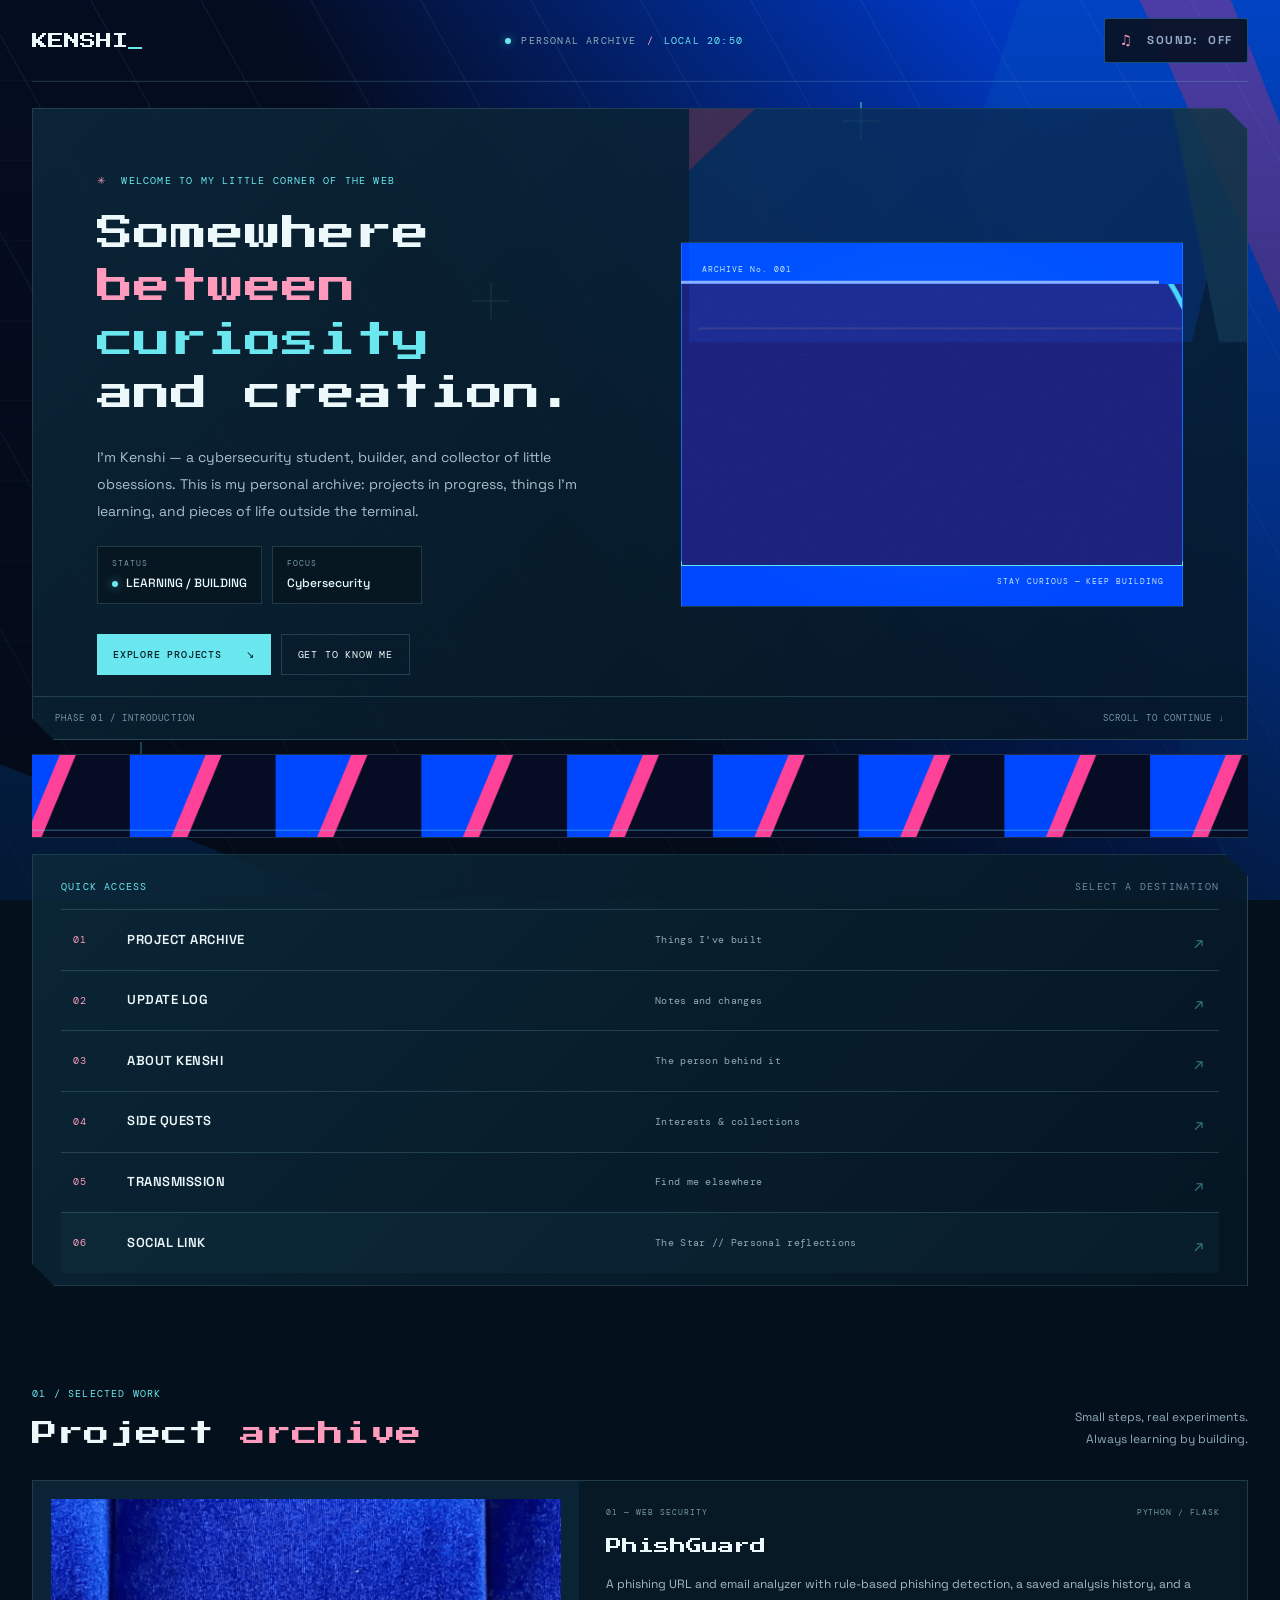
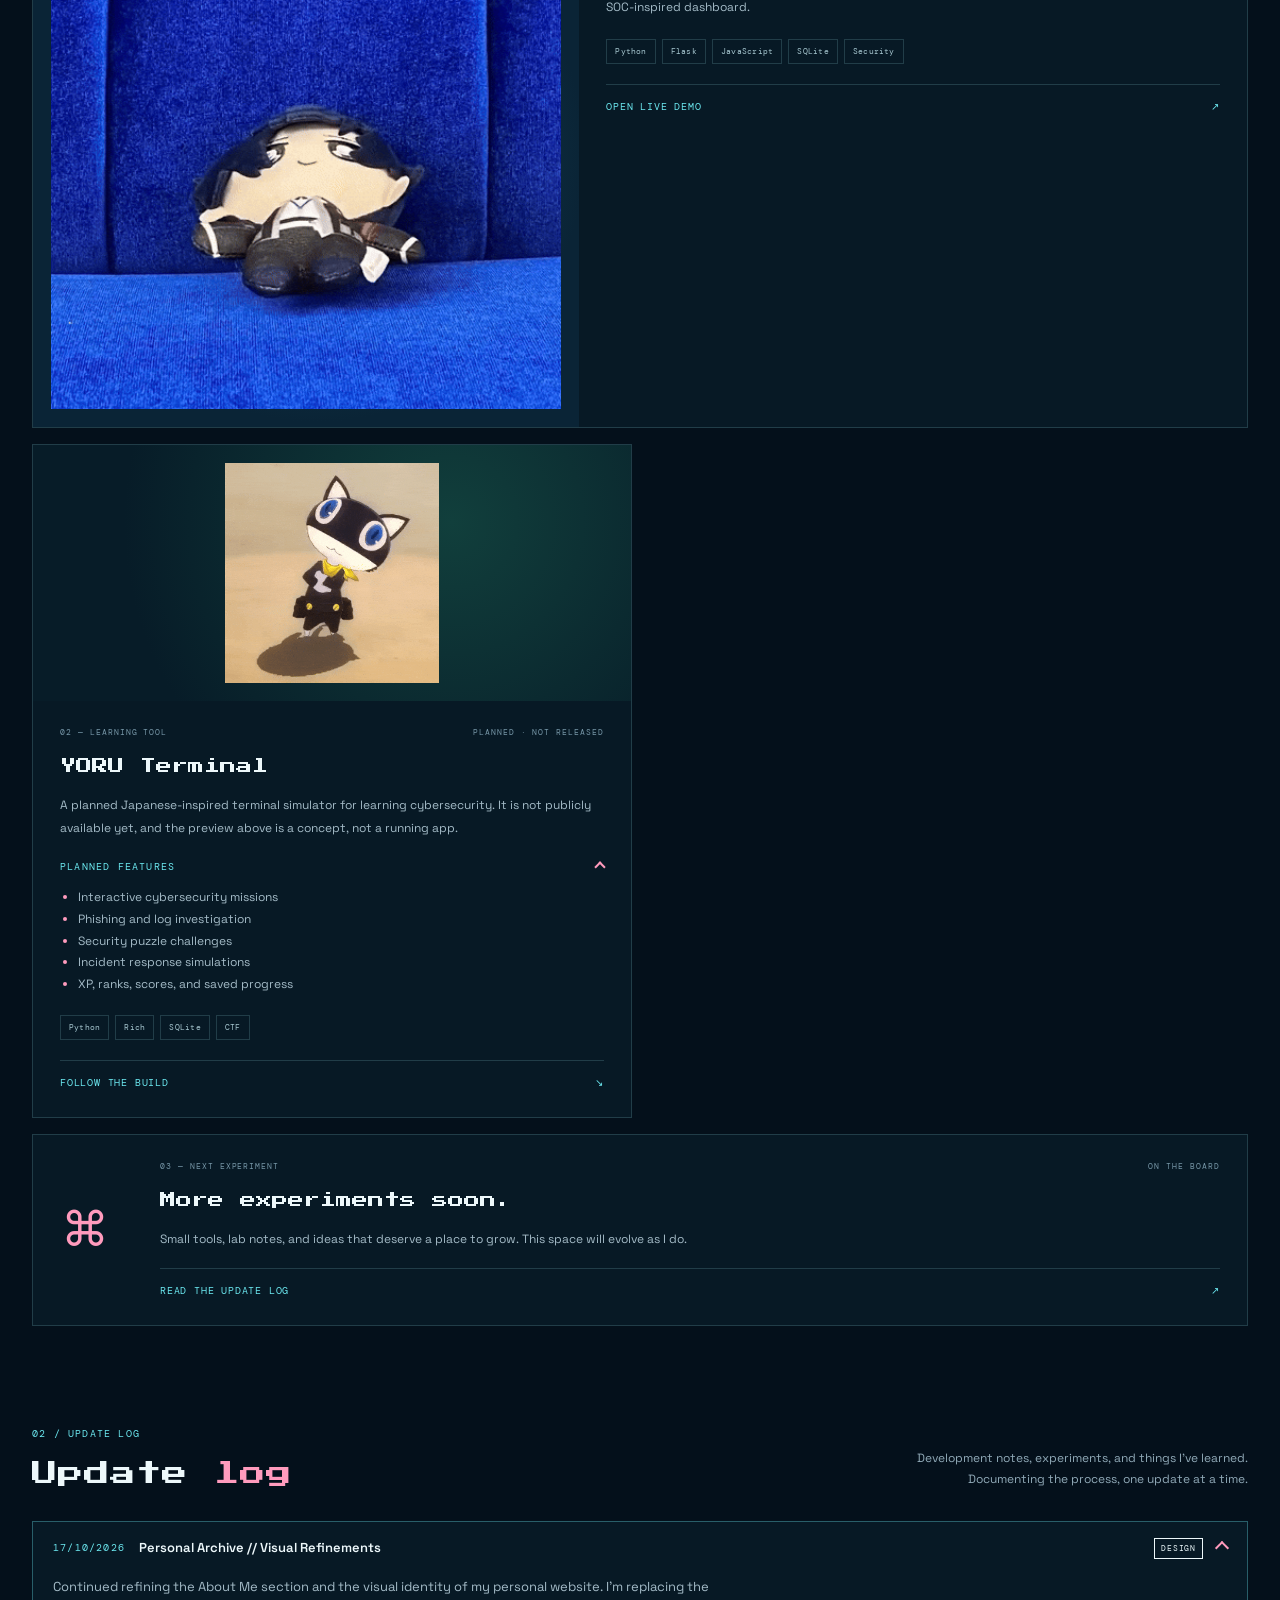
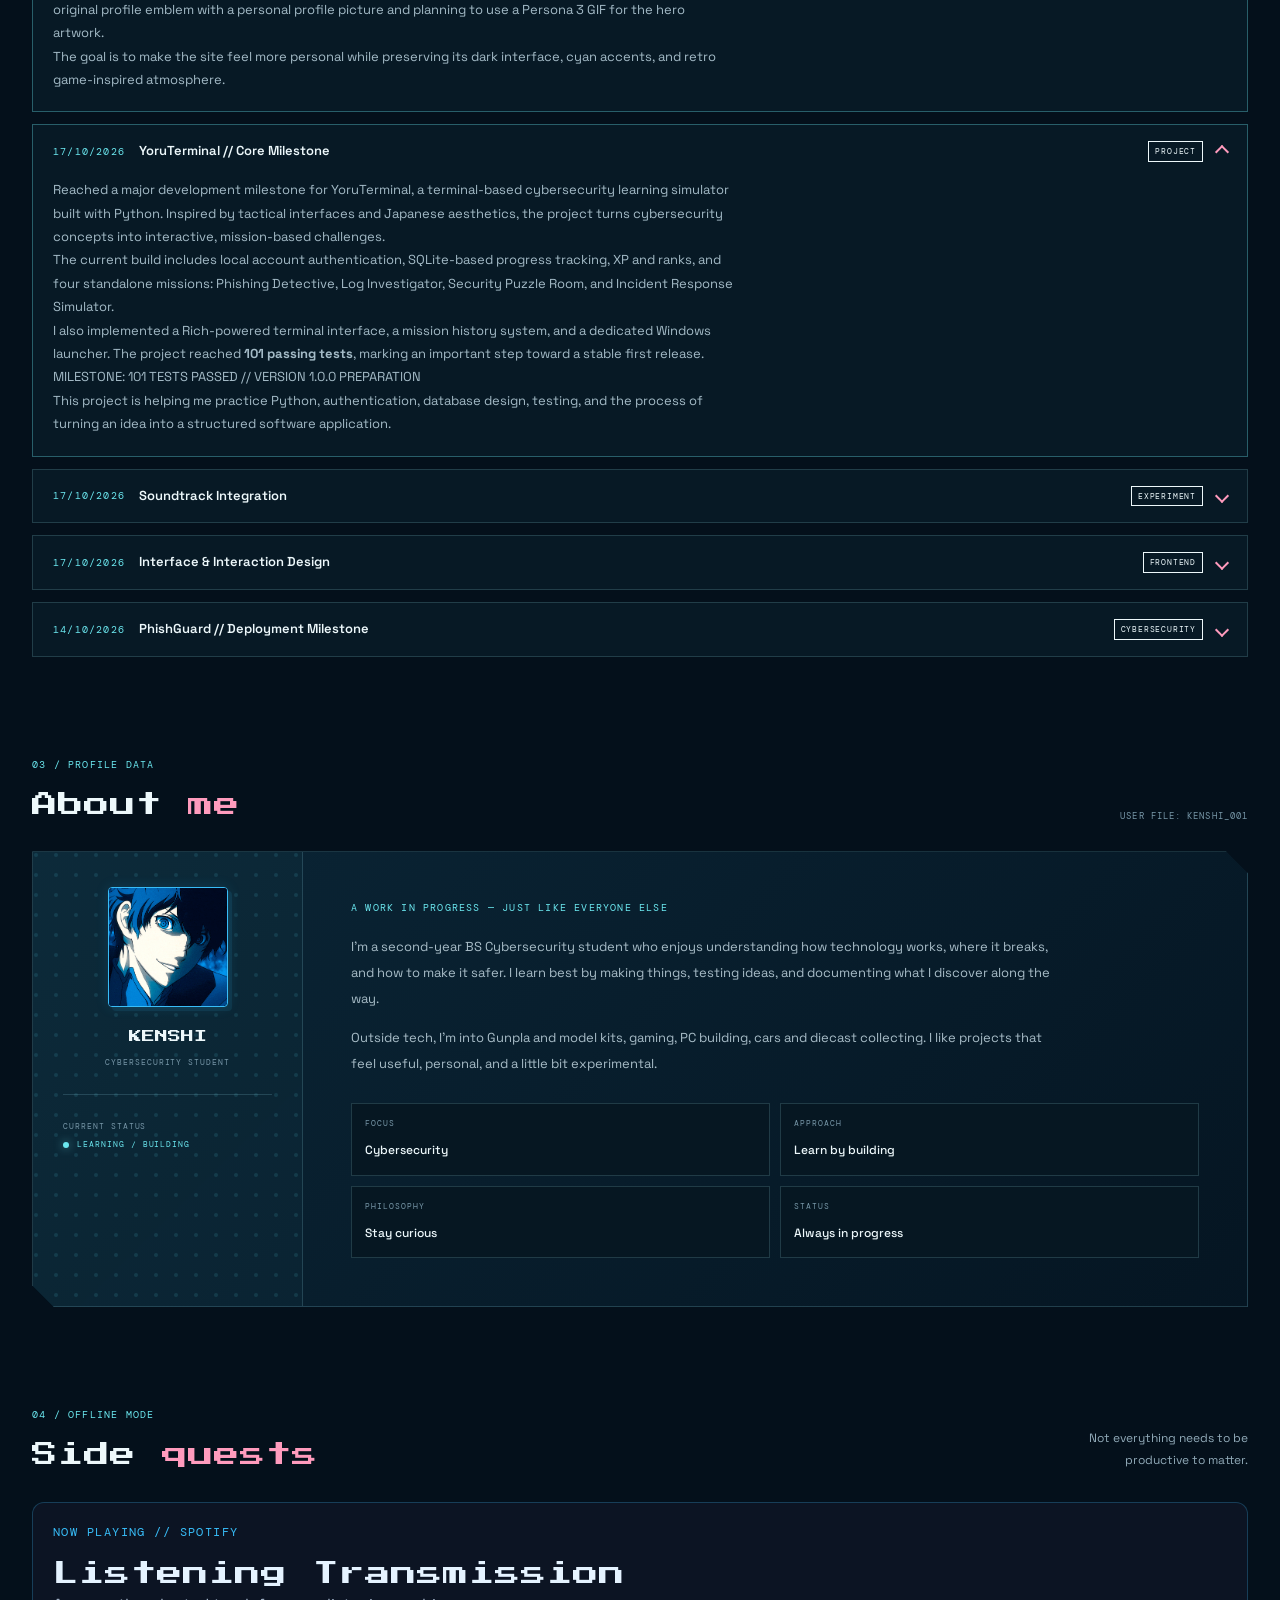
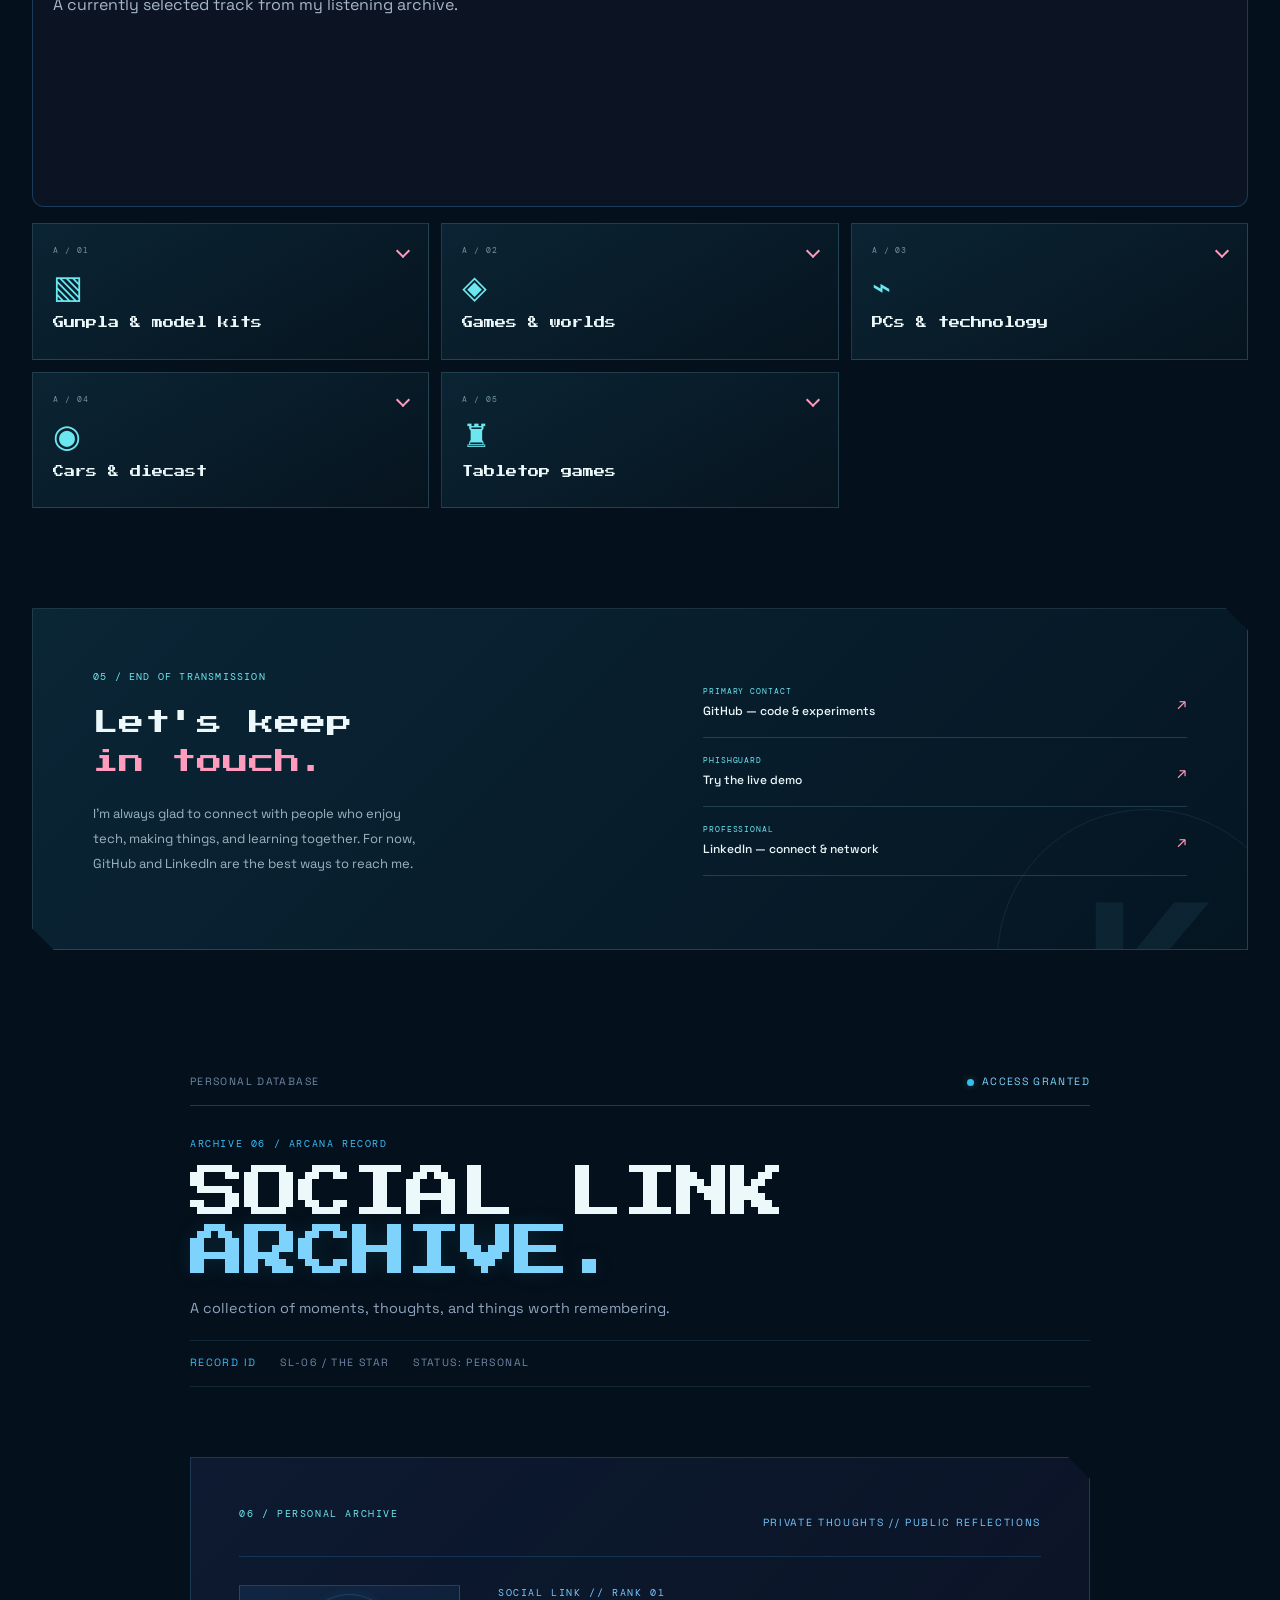
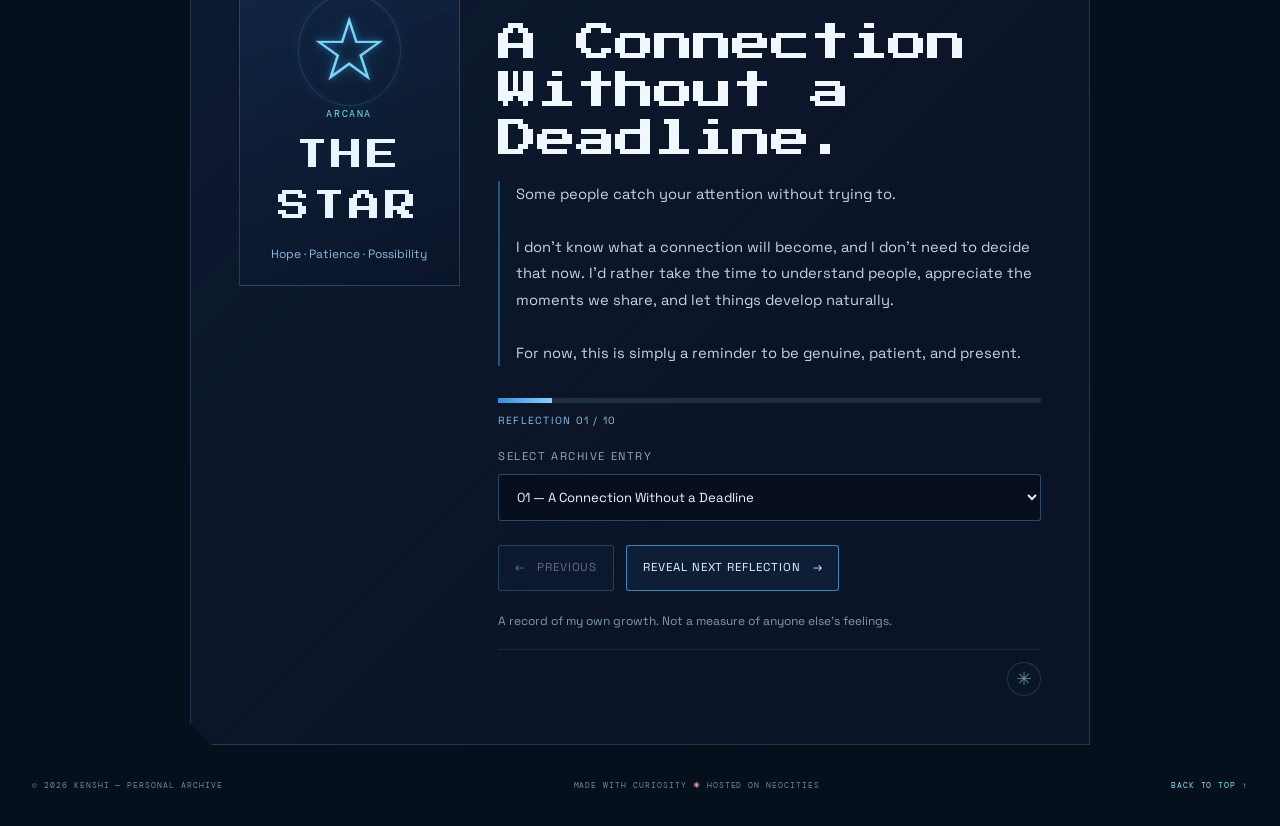
<file: index.html>
<!doctype html>
<html lang="en" class="no-js">
<head>
  <meta charset="utf-8">
  <meta name="viewport" content="width=device-width, initial-scale=1">
  <meta name="theme-color" content="#061a2b">
  <meta name="description" content="Kenshi's personal web space — cybersecurity projects, experiments, and interests.">
  <title>Kenshi // Personal Archive</title>
  <link rel="icon" href="assets/kenshi-monogram-badge.png" type="image/png">
  <link rel="stylesheet" href="stylev2.css">
</head>
<body>
  <div class="scanlines" aria-hidden="true"></div>
  <div class="boot-screen" id="bootScreen" role="status" aria-live="polite">
    <div class="boot-anim" aria-hidden="true"></div>
    <p class="boot-kicker">PERSONAL ARCHIVE SYSTEM</p>
    <div class="boot-log" id="bootLog">INITIALIZING INTERFACE...</div>
    <div class="boot-track"><span id="bootProgress"></span></div>
    <button id="skipBoot" class="text-button" type="button">SKIP INTRO ↵</button>
  </div>

  <main class="site-shell" id="siteShell" tabindex="-1">
    <a class="skip-link" href="#home">Skip to content</a>

    <header class="topbar">
      <a href="#home" class="wordmark" id="wordmark" aria-label="Kenshi home">KENSHI<span>_</span></a>
      <div class="top-meta"><span class="live-dot" aria-hidden="true"></span> PERSONAL ARCHIVE <span class="meta-sep" aria-hidden="true">/</span> <span id="localTime">LOCAL TIME</span></div>
      <button id="soundToggle" class="sound-button" type="button" aria-pressed="false" title="Toggle interface sounds">
        <span class="sound-icon" aria-hidden="true">♫</span> SOUND: <span id="soundState">OFF</span>
      </button>
    </header>

    <section class="hero panel" id="home">
      <div class="hero-copy">
        <p class="eyebrow"><span class="tiny-cross" aria-hidden="true">✳</span> WELCOME TO MY LITTLE CORNER OF THE WEB</p>
        <h1>Somewhere<br><em>between</em> <span class="cyan">curiosity</span><br>and creation.</h1>
        <p class="intro">I'm Kenshi — a cybersecurity student, builder, and collector of little obsessions. This is my personal archive: projects in progress, things I'm learning, and pieces of life outside the terminal.</p>
        <dl class="status-strip" aria-label="Current status">
          <div><dt>STATUS</dt><dd><span class="live-dot" aria-hidden="true"></span> LEARNING / BUILDING</dd></div>
          <div><dt>FOCUS</dt><dd>Cybersecurity</dd></div>
        </dl>
        <div class="hero-actions">
          <a class="button button-primary" href="#projects" data-sound>EXPLORE PROJECTS <span aria-hidden="true">↘</span></a>
          <a class="button button-quiet" href="#about" data-sound>GET TO KNOW ME</a>
        </div>
      </div>
      
      <div class="hero-art hero-art-gif" aria-hidden="true">
        <img
          src="assets/banner.gif"
          alt=""
          class="hero-gif"
          width="500"
          height="500"
        >
        <div class="art-label label-top">ARCHIVE No. 001</div>
        <div class="art-label label-bottom">STAY CURIOUS — KEEP BUILDING</div>
      </div>

      <div class="hero-foot"><span>PHASE 01 / INTRODUCTION</span><span>SCROLL TO CONTINUE ↓</span></div>
    </section>

    <div class="wipe-strip" aria-hidden="true"></div>

    <nav class="menu panel" aria-label="Main navigation">
      <div class="section-tag">QUICK ACCESS <span>SELECT A DESTINATION</span></div>
      <div class="menu-list">
        <a class="menu-item active" href="#projects" aria-current="true" data-sound><span class="menu-num">01</span><span class="menu-name">PROJECT ARCHIVE</span><span class="menu-desc">Things I've built</span><span class="menu-arrow" aria-hidden="true">↗</span></a>
        <a class="menu-item" href="#updates" data-sound><span class="menu-num">02</span><span class="menu-name">UPDATE LOG</span><span class="menu-desc">Notes and changes</span><span class="menu-arrow" aria-hidden="true">↗</span></a>
        <a class="menu-item" href="#about" data-sound><span class="menu-num">03</span><span class="menu-name">ABOUT KENSHI</span><span class="menu-desc">The person behind it</span><span class="menu-arrow" aria-hidden="true">↗</span></a>
        <a class="menu-item" href="#interests" data-sound><span class="menu-num">04</span><span class="menu-name">SIDE QUESTS</span><span class="menu-desc">Interests & collections</span><span class="menu-arrow" aria-hidden="true">↗</span></a>
        <a class="menu-item" href="#links" data-sound><span class="menu-num">05</span><span class="menu-name">TRANSMISSION</span><span class="menu-desc">Find me elsewhere</span><span class="menu-arrow" aria-hidden="true">↗</span></a>
        <a class="menu-item" href="#social-link" data-sound><span class="menu-num">06</span><span class="menu-name">SOCIAL LINK</span><span class="menu-desc">The Star // Personal reflections</span><span class="menu-arrow" aria-hidden="true">↗</span></a>
      </div>
    </nav>

    <section class="section-block" id="projects">
      <div class="section-heading"><div><p class="eyebrow">01 / SELECTED WORK</p><h2>Project <em>archive</em></h2></div><p class="section-note">Small steps, real experiments.<br>Always learning by building.</p></div>
      <div class="project-grid">
        <article class="project-card project-featured" aria-labelledby="phishguard-title">   
          <div class="project-visual phish-visual">
            <img
              src="assets/phishguard.gif"
              alt="PhishGuard phishing URL and email analysis demo"
              class="phish-gif"
              loading="lazy"
            />
          </div>
          <div class="project-content">
            <div class="project-meta"><span>01 — WEB SECURITY</span><span>PYTHON / FLASK</span></div>
            <h3 id="phishguard-title">PhishGuard</h3>
            <p>A phishing URL and email analyzer with rule-based phishing detection, a saved analysis history, and a SOC-inspired dashboard.</p>
            <div class="tag-row" aria-label="Technologies used"><span>Python</span><span>Flask</span><span>JavaScript</span><span>SQLite</span><span>Security</span></div>
            <a class="project-link" href="https://phishguard-ujkh.onrender.com" target="_blank" rel="noopener noreferrer" data-sound>OPEN LIVE DEMO <span aria-hidden="true">↗</span><span class="visually-hidden"> (opens in a new tab)</span></a>
          </div>
        </article>
        <article class="project-card" aria-labelledby="yoru-title">     
          <div class="project-visual yoru-visual" aria-hidden="true">
            <img
              src="assets/terminal.gif"
              alt=""
              class="project-gif"
              loading="lazy"
            >
          </div>
          <div class="project-content">
            <div class="project-meta"><span>02 — LEARNING TOOL</span><span>PLANNED · NOT RELEASED</span></div>
            <h3 id="yoru-title">YORU Terminal</h3>
            <p>A planned Japanese-inspired terminal simulator for learning cybersecurity. It is not publicly available yet, and the preview above is a concept, not a running app.</p>
            <details class="planned-details" open>
              <summary>PLANNED FEATURES <span class="summary-mark" aria-hidden="true"></span></summary>
              <ul class="planned-list">
                <li>Interactive cybersecurity missions</li>
                <li>Phishing and log investigation</li>
                <li>Security puzzle challenges</li>
                <li>Incident response simulations</li>
                <li>XP, ranks, scores, and saved progress</li>
              </ul>
            </details>
            <div class="tag-row" aria-label="Planned technologies"><span>Python</span><span>Rich</span><span>SQLite</span><span>CTF</span></div>
            <a class="project-link" href="#links" data-sound>FOLLOW THE BUILD <span aria-hidden="true">↘</span></a>
          </div>
        </article>
        <article class="project-card compact-card">
          <div class="compact-icon" aria-hidden="true">⌘</div>
          <div class="project-content">
            <div class="project-meta"><span>03 — NEXT EXPERIMENT</span><span>ON THE BOARD</span></div>
            <h3>More experiments soon.</h3>
            <p>Small tools, lab notes, and ideas that deserve a place to grow. This space will evolve as I do.</p>
            <a class="project-link" href="#updates" data-sound>READ THE UPDATE LOG <span aria-hidden="true">↗</span></a>
          </div>
        </article>
      </div>
    </section>

    <section class="section-block" id="updates" aria-labelledby="updates-title">
      <div class="section-heading">
        <div>
          <p class="eyebrow">02 / UPDATE LOG</p>
          <h2 id="updates-title">Update <em>log</em></h2>
        </div>
        <p class="section-note">
          Development notes, experiments, and things I've learned.
          <br>Documenting the process, one update at a time.
        </p>
      </div>

      <div class="update-list">

        <!-- OCTOBER 17, 2026 -->
        <details class="update-entry" open>
          <summary>
            <span class="update-date">
              <time datetime="2026-10-17">17/10/2026</time>
            </span>
            <span class="update-title">Personal Archive // Visual Refinements</span>
            <span class="tag">DESIGN</span>
          </summary>
          <div class="update-body">
            <p>
              Continued refining the About Me section and the visual identity
              of my personal website. I'm replacing the original profile emblem
              with a personal profile picture and planning to use a Persona 3 GIF
              for the hero artwork.
            </p>
            <p>
              The goal is to make the site feel more personal while preserving
              its dark interface, cyan accents, and retro game-inspired atmosphere.
            </p>
          </div>
        </details>

        
        <!-- OCTOBER 17, 2026 — YORU TERMINAL -->
        <details class="update-entry" open>
          <summary>
            <span class="update-date">
              <time datetime="2026-10-17">17/10/2026</time>
            </span>
            <span class="update-title">YoruTerminal // Core Milestone</span>
            <span class="tag">PROJECT</span>
          </summary>

          <div class="update-body">
            <p>
              Reached a major development milestone for YoruTerminal, a
              terminal-based cybersecurity learning simulator built with Python.
              Inspired by tactical interfaces and Japanese aesthetics, the project
              turns cybersecurity concepts into interactive, mission-based challenges.
            </p>

            <p>
              The current build includes local account authentication, SQLite-based
              progress tracking, XP and ranks, and four standalone missions:
              Phishing Detective, Log Investigator, Security Puzzle Room, and
              Incident Response Simulator.
            </p>

            <p>
              I also implemented a Rich-powered terminal interface, a mission
              history system, and a dedicated Windows launcher. The project
              reached <strong>101 passing tests</strong>, marking an important
              step toward a stable first release.
            </p>

            <p class="update-highlight">
              MILESTONE: 101 TESTS PASSED // VERSION 1.0.0 PREPARATION
            </p>

            <p>
              This project is helping me practice Python, authentication,
              database design, testing, and the process of turning an idea
              into a structured software application.
            </p>
          </div>
        </details>


        <!-- OCTOBER 17, 2026 -->
        <details class="update-entry">
          <summary>
            <span class="update-date">
              <time datetime="2026-10-17">17/10/2026</time>
            </span>
            <span class="update-title">Soundtrack Integration</span>
            <span class="tag">EXPERIMENT</span>
          </summary>
          <div class="update-body">
            <p>
              Started integrating a Spotify track into the Now Playing panel.
              Instead of building a separate audio playback system, I'm using
              Spotify's embedded player so playback can be handled by Spotify.
            </p>
            <p>
              I'm also refining the player presentation to match the website's
              archive-style interface. Embed compatibility and browser behavior
              are still being checked.
            </p>
          </div>
        </details>

        <!-- OCTOBER 17, 2026 -->
        <details class="update-entry">
          <summary>
            <span class="update-date">
              <time datetime="2026-10-17">17/10/2026</time>
            </span>
            <span class="update-title">Interface & Interaction Design</span>
            <span class="tag">FRONTEND</span>
          </summary>
          <div class="update-body">
            <p>
              Continued working on the site's interactive details, including
              its boot sequence, live clock, interface sound controls,
              expandable update entries, and hidden interactions.
            </p>
            <p>
              I'm learning how small JavaScript behaviors and thoughtful CSS
              styling can make a static website feel more like a personal
              digital environment.
            </p>
          </div>
        </details>

        <!-- EARLIER PROJECT MILESTONE -->
        <details class="update-entry">
          <summary>
            <span class="update-date">
              <time datetime="2026-10-14">14/10/2026</time>
            </span>
            <span class="update-title">PhishGuard // Deployment Milestone</span>
            <span class="tag">CYBERSECURITY</span>
          </summary>
          <div class="update-body">
            <p>
              Continued developing PhishGuard, my phishing URL and email
              analysis web application built with Python, Flask, and SQLite.
              The project includes analysis tools, risk assessment,
              and an analysis history.
            </p>
            <p>
              I also worked on responsive navigation and continued exploring
              deployment, application security, and the process of maintaining
              a publicly accessible web project.
            </p>
            <p>
              <a href="https://phishguard-ujkh.onrender.com"
                target="_blank"
                rel="noopener noreferrer">
                Visit PhishGuard ↗
              </a>
            </p>
          </div>
        </details>

      </div>
    </section>

    <section class="about-layout section-block" id="about">
      <div class="section-heading"><div><p class="eyebrow">03 / PROFILE DATA</p><h2>About <em>me</em></h2></div><span class="data-stamp">USER FILE: KENSHI_001</span></div>
      <div class="about-panel panel">
        <div class="profile-side">
          
          <div class="profile-emblem">
            <img
              src="assets/profile.gif"
              alt="Kenshi's profile picture"
              class="profile-pfp"
              width="120"
              height="120"
            >
          </div>
          <p class="profile-name">KENSHI</p><p class="profile-role">CYBERSECURITY STUDENT</p>
          <div class="profile-divider"></div>
          <p class="profile-small">CURRENT STATUS</p><p class="profile-status"><span class="live-dot" aria-hidden="true"></span> LEARNING / BUILDING</p>
        </div>
        <div class="about-copy">
          <p class="eyebrow">A WORK IN PROGRESS — JUST LIKE EVERYONE ELSE</p>
          <p>I'm a second-year BS Cybersecurity student who enjoys understanding how technology works, where it breaks, and how to make it safer. I learn best by making things, testing ideas, and documenting what I discover along the way.</p>
          <p>Outside tech, I'm into Gunpla and model kits, gaming, PC building, cars and diecast collecting. I like projects that feel useful, personal, and a little bit experimental.</p>
          <div class="fact-grid"><div><span>FOCUS</span><b>Cybersecurity</b></div><div><span>APPROACH</span><b>Learn by building</b></div><div><span>PHILOSOPHY</span><b>Stay curious</b></div><div><span>STATUS</span><b>Always in progress</b></div></div>
        </div>
      </div>
    </section>

    <section class="section-block" id="interests">
      <div class="section-heading"><div><p class="eyebrow">04 / OFFLINE MODE</p><h2>Side <em>quests</em></h2></div><p class="section-note">Not everything needs to be<br>productive to matter.</p></div>

      

    <section class="now-playing">
      <div class="section-label">NOW PLAYING // SPOTIFY</div>

      <h2>Listening Transmission</h2>
      <p class="now-playing-description">
        A currently selected track from my listening archive.
      </p>

      
      <iframe
        title="Spotify music player"
        src="https://open.spotify.com/embed/track/6YVajR33kCWLhWpMVD8AGD"
        width="100%"
        height="152"
        allow="autoplay; clipboard-write; encrypted-media; fullscreen; picture-in-picture"
        loading="lazy">
      </iframe>

    </section>



      <div class="interest-grid">
        <details class="interest-card">
          <summary><span class="interest-number">A / 01</span><span class="interest-symbol" aria-hidden="true">▧</span><span class="interest-title">Gunpla & model kits</span></summary>
          <p>Builds, kitbashes, and the satisfaction of finishing one tiny detail at a time.</p>
        </details>
        <details class="interest-card">
          <summary><span class="interest-number">A / 02</span><span class="interest-symbol" aria-hidden="true">◈</span><span class="interest-title">Games & worlds</span></summary>
          <p>Games that leave an atmosphere, a soundtrack, or a story in your head long after.</p>
        </details>
        <details class="interest-card">
          <summary><span class="interest-number">A / 03</span><span class="interest-symbol" aria-hidden="true">⌁</span><span class="interest-title">PCs & technology</span></summary>
          <p>Hardware tinkering, software experiments, and making the most of what I have.</p>
        </details>
        <details class="interest-card">
          <summary><span class="interest-number">A / 04</span><span class="interest-symbol" aria-hidden="true">◉</span><span class="interest-title">Cars & diecast</span></summary>
          <p>JDM legends, miniature details, and collecting pieces of automotive culture.</p>
        </details>
        <details class="interest-card">
          <summary><span class="interest-number">A / 05</span><span class="interest-symbol" aria-hidden="true">♜</span><span class="interest-title">Tabletop games</span></summary>
          <p>I enjoy tabletop games for the strategy, creativity, and social interaction they bring. I like how every session can turn into a different experience, whether it involves planning ahead, solving problems, or working together with other players.</p>
        </details>
      </div>
    </section>


    <section class="contact-panel panel" id="links" aria-labelledby="links-title">
      <div><p class="eyebrow">05 / END OF TRANSMISSION</p><h2 id="links-title">Let's keep<br><em>in touch.</em></h2><p class="contact-copy">I'm always glad to connect with people who enjoy tech, making things, and learning together. For now, GitHub and LinkedIn are the best ways to reach me.</p></div>
      <div class="contact-links">
        <a href="https://github.com/dandorii" target="_blank" rel="noopener noreferrer" data-sound><span>PRIMARY CONTACT</span><b>GitHub — code & experiments</b><i aria-hidden="true">↗</i><span class="visually-hidden"> (opens in a new tab)</span></a>
        <a href="https://phishguard-ujkh.onrender.com" target="_blank" rel="noopener noreferrer" data-sound><span>PHISHGUARD</span><b>Try the live demo</b><i aria-hidden="true">↗</i><span class="visually-hidden"> (opens in a new tab)</span></a>
        <a href="https://www.linkedin.com/in/marco-reyes-826617309/?isSelfProfile=true" target="_blank" rel="noopener noreferrer" data-sound><span>PROFESSIONAL</span><b>LinkedIn — connect & network</b><i aria-hidden="true">↗</i><span class="visually-hidden"> (opens in a new tab)</span></a>
      </div>
      <div class="contact-orbit" aria-hidden="true">K</div>
    </section>

    <!-- SOCIAL LINK ARCHIVE // GITHUB PAGES EDITION -->
<section class="section-block social-link-page" id="social-link" aria-labelledby="social-link-page-title">
  <header class="social-link-page-header">
    <div class="archive-topline">
      <span class="archive-system-label">PERSONAL DATABASE</span>
      <span class="archive-status">
        <span class="archive-status-indicator"></span>
        ACCESS GRANTED
      </span>
    </div>

    <p class="eyebrow">ARCHIVE 06 / ARCANA RECORD</p>
    <h2 class="archive-page-title" id="social-link-page-title">Social Link <span>Archive.</span></h2>
    <p class="archive-page-description">A collection of moments, thoughts, and things worth remembering.</p>

    <div class="archive-id">
      <div class="archive-id-details">
        <span>RECORD ID</span>
        <span>SL-06 / THE STAR</span>
        <span>STATUS: PERSONAL</span>
      </div>
    </div>
  </header>

  <section
  class="social-link-section panel"
  id="social-link-main"
  aria-labelledby="social-link-title"
  >
    <div class="social-link-header">
      <p class="eyebrow">06 / PERSONAL ARCHIVE</p>
      <p class="social-link-classification">PRIVATE THOUGHTS // PUBLIC REFLECTIONS</p>
    </div>

    <div class="social-link-main">
      <div class="social-link-arcana">
        <span class="social-link-star" aria-hidden="true">☆</span>
        <p class="eyebrow">ARCANA</p>
        <h3>THE STAR</h3>
        <p class="social-link-subtitle">Hope · Patience · Possibility</p>
      </div>

      <div class="social-link-content">
        <p class="eyebrow" id="social-link-rank" role="status" aria-live="polite" aria-atomic="true">SOCIAL LINK // RANK 01</p>

        <h3 id="social-link-title">A Connection<br><em>Without a Deadline.</em></h3>

        <blockquote id="social-link-reflection" aria-live="polite" aria-atomic="true">
          Some people catch your attention without trying to.
          <br><br>
          I don't know what this connection will become, and I don't need to decide that now. I'd rather take the time to understand people, appreciate the moments we share, and let things develop naturally.
          <br><br>
          For now, this is simply a reminder to be genuine, patient, and present.
        </blockquote>

        <div class="social-link-progress" aria-label="Reflection progress">
          <div class="social-link-progress-track">
            <div class="social-link-progress-fill" id="social-link-progress-fill"></div>
          </div>
          <p id="social-link-progress-label">REFLECTION 01 / 10</p>
        </div>

        <div class="social-link-selector">
          <label for="social-link-jump">SELECT ARCHIVE ENTRY</label>
          <select id="social-link-jump" name="social-link-jump">
            <option value="0">01 — A Connection Without a Deadline</option>
            <option value="1">02 — The Value of Patience</option>
            <option value="2">03 — Small Moments Matter</option>
            <option value="3">04 — Be Curious, Not Certain</option>
            <option value="4">05 — Keep My Own Rhythm</option>
            <option value="5">06 — Honesty Without Pressure</option>
            <option value="6">07 — Let People Be Themselves</option>
            <option value="7">08 — Make Peace With Uncertainty</option>
            <option value="8">09 — Choose Mutual Effort</option>
            <option value="9">10 — Hope, With Both Feet on the Ground</option>
          </select>
        </div>

        <div class="social-link-controls">
          <button class="social-link-button" id="social-link-previous" type="button" data-sound disabled>
            <span aria-hidden="true">←</span> PREVIOUS
          </button>
          <button class="social-link-button" id="social-link-next" type="button" data-sound>
            REVEAL NEXT <span aria-hidden="true">→</span>
          </button>
        </div>

        <p class="social-link-footnote">A record of my own growth. Not a measure of anyone else's feelings.</p>

        <div class="archive-secret-access">
          <button type="button" id="secret-trigger" class="secret-trigger" aria-label="Inspect archive" title="Inspect archive" data-sound>✳</button>
        </div>
      </div>
    </div>
  </section>

  <!-- Hidden Secret Page // Unlisted Memory -->
  <section
    id="secret-page"
    class="social-link-section panel secret-page"
    aria-labelledby="secret-page-title"
    hidden
  >
    <div class="social-link-header">
      <p class="eyebrow">UNLISTED ENTRY // 001</p>
      <p class="social-link-classification">PERSONAL RECORD — UNINDEXED</p>
    </div>

    <div class="social-link-main">
      <div class="social-link-arcana">
        <span class="social-link-star" aria-hidden="true">☆</span>
        <p class="eyebrow">ARCHIVE RECORD</p>
        <h3>UNWRITTEN</h3>
        <p class="social-link-subtitle">Memory · Time · Possibility</p>
      </div>

      <div class="social-link-content">
        <p class="eyebrow">UNLISTED MEMORY</p>

        <h3 id="secret-page-title">An Unwritten<br><em>Chapter.</em></h3>

        <blockquote id="secret-page-reflection" aria-live="polite" aria-atomic="true">
          Sometimes, someone becomes part of your thoughts in ways you never expected.
          <br><br>
          It's the little moments that stay with you, the things you remember without trying, and the possibility of knowing someone a little better with time.
          <br><br>
          I don't know what the future holds, and I don't need to find out today. For now, I'll let things unfold naturally, appreciate what is real, and leave room for life to surprise me.
          <br><br>
          Some chapters don't need an ending yet.
        </blockquote>

        <div class="social-link-controls">
          <button type="button" id="secret-return" class="social-link-button" data-sound>
            ← RETURN TO ARCHIVE
          </button>
        </div>

        <p class="social-link-footnote">END OF RECORD // THE REST REMAINS UNWRITTEN</p>
      </div>
    </div>
  </section>

</section>

    <footer class="footer"><span>© <span id="year"></span> KENSHI — PERSONAL ARCHIVE</span><span>MADE WITH CURIOSITY <b aria-hidden="true">✳</b> HOSTED ON NEOCITIES</span><a href="#home" data-sound>BACK TO TOP ↑</a></footer>
    <div class="toast" id="toast" role="status" aria-live="polite"></div>
  </main>
  <script src="script.js"></script>
</body>
</html>
</file>
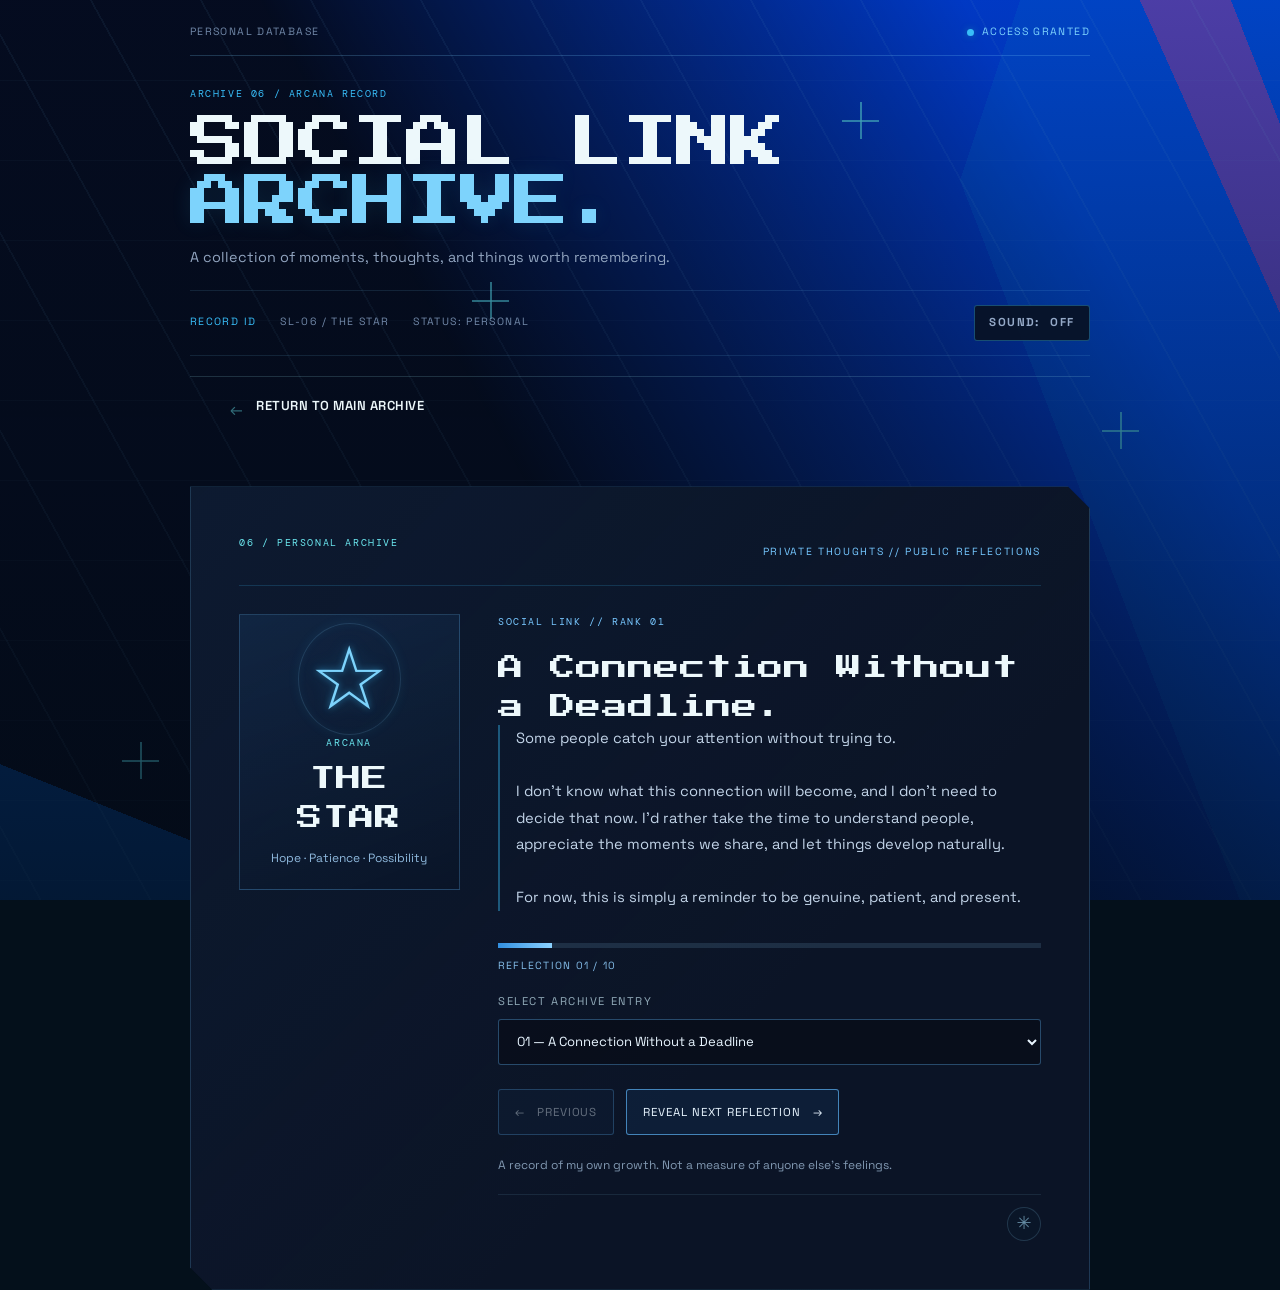
<file: social-link.html>
<!DOCTYPE html>
<html lang="en">
<head>
  <meta charset="UTF-8">
  <meta name="viewport" content="width=device-width, initial-scale=1.0">

  <meta
    name="description"
    content="The Star Arcana — a personal archive of reflections."
  >

  <title>Social Link Archive // The Star</title>

  <link rel="stylesheet" href="stylev2.css">
</head>

<body class="social-link-page">
  <main>
    
    <!-- Page Header // Classified Archive -->
    <header class="social-link-page-header">

    <div class="archive-topline">
        <span class="archive-system-label">
        PERSONAL DATABASE
        </span>
        <span class="archive-status">
        <span class="archive-status-indicator"></span>
        ACCESS GRANTED
        </span>
    </div>

    <p class="eyebrow">ARCHIVE 06 / ARCANA RECORD</p>

    <h1 class="archive-page-title">
        Social Link
        <span>Archive.</span>
    </h1>

    <p class="archive-page-description">
        A collection of moments, thoughts, and things worth remembering.
    </p>

    
    <div class="archive-id">
    <div class="archive-id-details">
        <span>RECORD ID</span>
        <span>SL-06 / THE STAR</span>
        <span>STATUS: PERSONAL</span>
    </div>

    <button
        class="social-link-sound"
        id="soundToggle"
        type="button"
        aria-pressed="false"
        data-sound
    >
        SOUND: <span id="soundState">OFF</span>
    </button>
    </div>


    <a href="index.html" class="menu-item" data-sound>
        <span class="menu-arrow" aria-hidden="true">←</span>
        <span class="menu-name">RETURN TO MAIN ARCHIVE</span>
    </a>

    </header>


    <!-- Main Social Link Archive -->
    <section
      class="social-link-section panel"
      id="social-link"
      aria-labelledby="social-link-title"
    >
      <div class="social-link-header">
        <p class="eyebrow">06 / PERSONAL ARCHIVE</p>
        <p class="social-link-classification">
          PRIVATE THOUGHTS // PUBLIC REFLECTIONS
        </p>
      </div>

      <div class="social-link-main">

        <!-- Arcana Panel -->
        <div class="social-link-arcana">
          <span class="social-link-star" aria-hidden="true">☆</span>
          <p class="eyebrow">ARCANA</p>
          <h2>THE STAR</h2>
          <p class="social-link-subtitle">
            Hope · Patience · Possibility
          </p>
        </div>

        <!-- Reflection Content -->
        <div class="social-link-content">

          <p
            class="eyebrow"
            id="social-link-rank"
            role="status"
            aria-live="polite"
            aria-atomic="true"
          >
            SOCIAL LINK // RANK 01
          </p>

          <h2 id="social-link-title" aria-live="off">
            A Connection<br>
            <em>Without a Deadline.</em>
          </h2>

          <blockquote
            id="social-link-reflection"
            aria-live="polite"
            aria-atomic="true"
          >
            Some people catch your attention without trying to.

            <br><br>

            I don't know what this connection will become, and I
            don't need to decide that now. I'd rather take the time
            to understand people, appreciate the moments we share,
            and let things develop naturally.

            <br><br>

            For now, this is simply a reminder to be genuine,
            patient, and present.
          </blockquote>

          <!-- Progress Bar -->
          <div
            class="social-link-progress"
            aria-label="Reflection progress"
          >
            <div class="social-link-progress-track">
              <div
                class="social-link-progress-fill"
                id="social-link-progress-fill"
              ></div>
            </div>

            <p id="social-link-progress-label">
              REFLECTION 01 / 10
            </p>
          </div>

          <!-- Reflection Selector -->
          <div class="social-link-selector">
            <label for="social-link-jump">
              SELECT ARCHIVE ENTRY
            </label>

            <select id="social-link-jump" name="social-link-jump">
              <option value="0">01 — A Connection Without a Deadline</option>
              <option value="1">02 — The Value of Patience</option>
              <option value="2">03 — Small Moments Matter</option>
              <option value="3">04 — Be Curious, Not Certain</option>
              <option value="4">05 — Keep My Own Rhythm</option>
              <option value="5">06 — Honesty Without Pressure</option>
              <option value="6">07 — Let People Be Themselves</option>
              <option value="7">08 — Make Peace With Uncertainty</option>
              <option value="8">09 — Choose Mutual Effort</option>
              <option value="9">10 — Hope, With Both Feet on the Ground</option>
            </select>
          </div>

          <!-- Previous / Next Controls -->
          <div class="social-link-controls">
            <button
              class="social-link-button"
              id="social-link-previous"
              type="button"
              data-sound
              disabled
            >
              <span aria-hidden="true">←</span> PREVIOUS
            </button>

            <button
              class="social-link-button"
              id="social-link-next"
              type="button"
              data-sound
            >
              REVEAL NEXT <span aria-hidden="true">→</span>
            </button>
          </div>

          <p class="social-link-footnote">
            A record of my own growth. Not a measure of anyone
            else's feelings.
          </p>

          
            
            <!-- Hidden Archive Access -->
            <div class="archive-secret-access">
                <button
                    type="button"
                    id="secret-trigger"
                    class="secret-trigger"
                    aria-label="Inspect archive"
                    title="Inspect archive"
                    data-sound
                >✳</button>
            </div>



        </div>
      </div>
    </section>

    <!-- Hidden Secret Page -->
    <section
      id="secret-page"
      class="social-link-section panel secret-page"
      aria-labelledby="secret-page-title"
      hidden
    >
      <div class="social-link-header">
        <p class="eyebrow">UNLISTED ENTRY // 001</p>
        <p class="social-link-classification">
          PERSONAL RECORD — UNINDEXED
        </p>
      </div>

      <div class="social-link-main">

        <div class="social-link-arcana">
          <span class="social-link-star" aria-hidden="true">☆</span>
          <p class="eyebrow">ARCHIVE RECORD</p>
          <h2>UNWRITTEN</h2>
          <p class="social-link-subtitle">
            Memory · Time · Possibility
          </p>
        </div>

        <div class="social-link-content">
          <p class="eyebrow">UNLISTED MEMORY</p>

          <h2 id="secret-page-title">
            An Unwritten<br>
            <em>Chapter.</em>
          </h2>

          <blockquote id="secret-page-reflection" aria-live="polite" aria-atomic="true">
            Sometimes, someone becomes part of your thoughts
            in ways you never expected.

            <br><br>

            It's the little moments that stay with you,
            the things you remember without trying, and
            the possibility of knowing someone a little better
            with time.

            <br><br>

            I don't know what the future holds, and I don't
            need to find out today. For now, I'll let things
            unfold naturally, appreciate what is real, and
            leave room for life to surprise me.

            <br><br>

            Some chapters don't need an ending yet.
          </blockquote>

          <div class="social-link-controls">
            <button
              type="button"
              id="secret-return"
              class="social-link-button"
              data-sound
            >
              ← RETURN TO ARCHIVE
            </button>
          </div>

          <p class="social-link-footnote">
            END OF RECORD // THE REST REMAINS UNWRITTEN
          </p>
        </div>
      </div>
    </section>

  </main>

  <script src="script.js"></script>
  <script src="social-link.js"></script>
</body>
</html>
</file>
<file: stylev2.css>
@import url('https://fonts.googleapis.com/css2?family=DM+Mono:wght@400;500&family=Space+Grotesk:wght@400;500;600;700&display=swap');

/* Press Start 2P (SIL Open Font License 1.1), self-hosted. See assets/fonts/OFL-LICENSE-press-start-2p.txt */
@font-face {
  font-family: 'Press Start 2P Local';
  src: url('assets/fonts/press-start-2p-latin-400-normal.woff2') format('woff2');
  font-weight: 400;
  font-style: normal;
  font-display: swap;
}

:root {
  --deep: #04101b; --white: #edf8fb; --muted: #91aab8;
  --cyan: #6be7ef; --pink: #ff9bbd;
  --line: rgba(151, 220, 231, .18);
  /* Size of the angled corner cut on panels. */
  --cut: 22px;
  /* Headings: pixel font with a plain monospace fallback. */
  --pixel: 'Press Start 2P Local', 'Courier New', monospace;
  /* Fallback stacks keep the layout usable if Google Fonts cannot load. */
  --mono: 'DM Mono', ui-monospace, SFMono-Regular, Menlo, Consolas, monospace;
  --sans: 'Space Grotesk', system-ui, -apple-system, 'Segoe UI', sans-serif;
}
* { box-sizing: border-box; }
html { scroll-behavior: smooth; scroll-padding-top: 90px; }
body { margin: 0; background: var(--deep); color: var(--white); font-family: var(--sans); line-height: 1.6; }
/* Fixed background layer: geometric PNG with a darkening veil so text stays readable. */
body::before { content: ""; position: fixed; inset: 0; z-index: -2; background: linear-gradient(180deg, rgba(3, 11, 19, .25), rgba(3, 11, 19, .72)), url("assets/p3p-inspired-blue-geometric-background.png") center / cover no-repeat, #030b13; }
a { color: inherit; text-decoration: none; }
button { font: inherit; }
button, a, summary { -webkit-tap-highlight-color: transparent; }
button:focus-visible, a:focus-visible, summary:focus-visible { outline: 2px solid var(--cyan); outline-offset: 4px; }
::selection { background: var(--cyan); color: var(--deep); }
.visually-hidden { position: absolute; width: 1px; height: 1px; padding: 0; margin: -1px; overflow: hidden; clip: rect(0, 0, 0, 0); white-space: nowrap; border: 0; }
.skip-link { position: absolute; left: 12px; top: -80px; z-index: 70; padding: 10px 14px; background: var(--cyan); color: #06202b; font: 11px var(--mono); letter-spacing: .08em; }
.skip-link:focus-visible { top: 12px; outline-offset: 2px; }
.scanlines { pointer-events: none; position: fixed; inset: 0; z-index: 20; opacity: .11; background: repeating-linear-gradient(0deg, transparent 0 3px, rgba(0,0,0,.45) 4px); mix-blend-mode: soft-light; }
.site-shell { max-width: 1240px; width: calc(100% - 64px); margin: 0 auto; }
#siteShell:focus { outline: none; }
/* Boot screen and the fade-in only exist when JavaScript runs. Without JS, the full site shows immediately. */
.js .site-shell { opacity: 0; transform: translateY(12px); transition: opacity .8s ease, transform .8s ease; }
.js .site-shell.ready { opacity: 1; transform: none; }
.boot-screen { display: none; position: fixed; z-index: 50; inset: 0; flex-direction: column; justify-content: center; align-items: center; background: #030c15; padding: 24px; transition: opacity .7s ease, visibility .7s ease; }
.js .boot-screen { display: flex; }
.boot-screen[hidden] { display: none !important; }
.boot-screen.done { opacity: 0; visibility: hidden; }
/* Original boot loop GIF. Not shown under reduced motion (the boot is skipped there). */
.boot-anim { width: min(420px, 80vw); aspect-ratio: 640 / 240; margin-bottom: 4px; background: url("assets/animated-blue-boot-loop.gif") center / contain no-repeat; }
.boot-kicker, .boot-log, .text-button { font: 11px var(--mono); letter-spacing: .16em; }
.boot-kicker { color: var(--muted); margin: 22px 0 32px; }
.boot-log { color: var(--cyan); min-height: 18px; }
.boot-track { width: min(300px, 80vw); height: 2px; background: #183244; margin: 18px 0 22px; overflow: hidden; }
.boot-track span { display: block; width: 0; height: 100%; background: var(--cyan); box-shadow: 0 0 12px var(--cyan); transition: width .25s linear; }
.text-button { border: 0; color: var(--muted); background: transparent; padding: 10px; cursor: pointer; }
.text-button:hover { color: var(--white); }
.topbar { min-height: 82px; display: flex; align-items: center; justify-content: space-between; gap: 20px; border-bottom: 1px solid var(--line); }
.wordmark { font-family: var(--pixel); font-size: 1rem; letter-spacing: 0; line-height: 1.5; }
.wordmark span { color: var(--cyan); animation: blink 1.2s steps(2) infinite; }
.top-meta, .sound-button, .eyebrow, .hero-foot, .section-tag, .menu-num, .menu-desc, .art-label, .project-meta, .tag-row, .data-stamp, .profile-role, .profile-small, .profile-status, .fact-grid span, .interest-number, .contact-links a span, .footer, .status-strip dt, .update-date, .tag { font-family: var(--mono); font-size: 10px; letter-spacing: .12em; }
.top-meta { color: var(--muted); display: flex; align-items: center; gap: 10px; }
.meta-sep { color: var(--pink); }
#localTime { color: var(--cyan); font-variant-numeric: tabular-nums; }
.live-dot { width: 6px; height: 6px; border-radius: 50%; background: var(--cyan); box-shadow: 0 0 10px #6be7ef99; display: inline-block; }
.sound-button { color: var(--muted); border: 1px solid var(--line); background: transparent; padding: 10px 12px; cursor: pointer; white-space: nowrap; transition: .2s; }
.no-js .sound-button { display: none; }
.sound-button:hover, .sound-button[aria-pressed="true"] { border-color: var(--cyan); color: var(--cyan); }
.sound-icon { color: var(--pink); font-size: 14px; margin-right: 4px; }
/* Angular panels: the top-right and bottom-left corners are cut diagonally. */
.panel { background: linear-gradient(135deg, rgba(12,41,58,.86), rgba(6,23,36,.84)); border: 1px solid var(--line); clip-path: polygon(0 0, calc(100% - var(--cut)) 0, 100% var(--cut), 100% 100%, var(--cut) 100%, 0 calc(100% - var(--cut))); }
.hero { margin-top: 26px; min-height: 530px; padding: clamp(28px, 5vw, 64px); position: relative; overflow: hidden; display: grid; grid-template-columns: 1.05fr .95fr; align-items: center; gap: 30px; }
/* Original diagonal overlay PNG, placed in the hero's top-right corner. */
.hero::after { content: ""; position: absolute; top: 0; right: 0; width: 46%; height: 62%; background: url("assets/diagonal-blue-panel-overlay.png") right top / contain no-repeat; opacity: .22; mix-blend-mode: screen; pointer-events: none; z-index: 1; }
.hero-copy { position: relative; z-index: 2; }
.eyebrow { color: var(--cyan); margin: 0 0 18px; }
.tiny-cross { color: var(--pink); margin-right: 8px; }
h1, h2, h3, p { margin-top: 0; }
/* Headings use the pixel font. Letter spacing stays at zero because pixel fonts look broken when tightened. */
h1, h2, h3 { font-family: var(--pixel); font-weight: 400; letter-spacing: 0; }
h1 { font-size: clamp(1.25rem, 3.2vw, 2.3rem); line-height: 1.45; margin-bottom: 24px; }
h1 em, h2 em { color: var(--pink); font-style: normal; }
.cyan { color: var(--cyan); }
.intro { color: #a9c0cc; max-width: 480px; font-size: 14px; line-height: 1.9; }
.status-strip { display: flex; flex-wrap: wrap; gap: 10px; margin: 22px 0 0; }
.status-strip div { border: 1px solid var(--line); background: #061722; padding: 10px 14px; min-width: 150px; }
.status-strip dt { color: #7797a8; font-size: 8px; margin-bottom: 4px; }
.status-strip dd { margin: 0; color: var(--white); font-size: 12px; font-weight: 500; display: flex; align-items: center; gap: 8px; }
.hero-actions { display: flex; gap: 10px; flex-wrap: wrap; margin-top: 30px; }
.button { display: inline-flex; gap: 24px; align-items: center; padding: 13px 16px; font: 10px var(--mono); letter-spacing: .08em; transition: transform .2s, background .2s, border-color .2s; }
.button:hover { transform: translateY(-3px); }
.button-primary { background: var(--cyan); color: #06202b; font-weight: 500; }
.button-primary:hover { background: #b5fbff; }
.button-quiet { border: 1px solid var(--line); color: var(--white); }
.button-quiet:hover { border-color: var(--pink); }
/* Angled blue frame SVG as the artwork background. */
.hero-art { height: 365px; position: relative; overflow: hidden; background: #050c24 url("assets/blue-angle-frame.svg") center / cover no-repeat; border: 1px solid #6be7ef38; }
.art-label { position: absolute; z-index: 4; color: #c3e9ed; font-size: 8px; }
.label-top { top: 20px; left: 20px; }.label-bottom { bottom: 18px; right: 18px; }
.hero-foot { position: absolute; bottom: 0; left: 0; right: 0; display: flex; justify-content: space-between; padding: 14px 22px; border-top: 1px solid var(--line); color: #7697a8; font-size: 9px; }
/* Original wipe GIF as a transition strip between the hero and the menu. */
.wipe-strip { height: 84px; margin-top: 14px; background: #050c24 url("assets/animated-diagonal-wipe.gif") center bottom / auto 100% repeat-x; border-top: 1px solid var(--line); border-bottom: 1px solid var(--line); }

/* =========================================
   NAVIGATION — PERSONA-INSPIRED INTERACTION
========================================= */

.menu {
  margin-top: 16px;
  padding: 24px 28px 12px;
}

.section-tag {
  display: flex;
  justify-content: space-between;
  color: var(--cyan);
  padding-bottom: 14px;
}

.section-tag span {
  color: #6d8b9b;
}

.menu-list {
  display: grid;
}

.menu-item {
  position: relative;
  display: grid;
  grid-template-columns: 44px minmax(0, 1fr) minmax(0, 1fr) 24px;
  gap: 10px;
  align-items: center;

  padding: 17px 12px;
  border-top: 1px solid var(--line);
  background: transparent;

  transition:
    background-color 180ms ease,
    padding-left 180ms ease,
    color 180ms ease,
    border-color 180ms ease;
}

/* Selection arrow: hidden when idle */
.menu-item::before {
  content: "";
  position: absolute;
  left: 10px;
  top: 50%;
  width: 34px;
  height: 13px;
  margin-top: -6.5px;

  background: url("assets/menu-selection-arrow.png")
    center / contain no-repeat;

  transform: scaleX(-1) translateX(6px);
  opacity: 0;
  pointer-events: none;

  transition:
    opacity 180ms ease,
    transform 180ms ease;
}

/* Subtle active destination styling */
.menu-item.active {
  background-color: #6be7ef08;
}

/* Hover and keyboard focus */
.menu-item:hover,
.menu-item:focus-visible {
  padding-left: 52px;
  color: var(--cyan);
  background-color: #6be7ef0b;
  border-top-color: #6be7ef40;
}

/* Arrow appears only during interaction */
.menu-item:hover::before,
.menu-item:focus-visible::before {
  opacity: 0.85;
  transform: scaleX(-1) translateX(0);
}

/* Keep the active item's arrow hidden when idle,
   but allow it to appear when hovered or focused. */
.menu-item.active::before {
  opacity: 0;
}

.menu-item.active:hover::before,
.menu-item.active:focus-visible::before {
  opacity: 0.85;
}

.menu-num {
  color: var(--pink);
  transition: color 180ms ease;
}

.menu-item:hover .menu-num,
.menu-item:focus-visible .menu-num {
  color: var(--cyan);
}

.menu-name {
  font-size: 13px;
  font-weight: 600;
  letter-spacing: .04em;
}

.menu-desc {
  color: var(--muted);
  letter-spacing: .03em;
}

.menu-arrow {
  color: var(--cyan);
  text-align: right;
  opacity: 0.45;
  transform: translate(-3px, 3px);

  transition:
    opacity 180ms ease,
    transform 180ms ease;
}

.menu-item:hover .menu-arrow,
.menu-item:focus-visible .menu-arrow {
  opacity: 1;
  transform: translate(0, 0);
}

.section-block { margin-top: 100px; }
.section-heading { display: flex; align-items: end; justify-content: space-between; gap: 24px; margin-bottom: 28px; }
.section-heading .eyebrow { margin-bottom: 12px; }
h2 { font-size: clamp(1rem, 2.4vw, 1.6rem); line-height: 1.5; margin-bottom: 0; }
.section-note { color: var(--muted); font-size: 12px; line-height: 1.8; text-align: right; margin-bottom: 2px; }
.project-grid { display: grid; grid-template-columns: 1fr 1fr; gap: 16px; }
.project-card { border: 1px solid var(--line); background: #071925; }
.project-featured { grid-column: 1 / -1; display: grid; grid-template-columns: .9fr 1.1fr; }
.project-visual { min-height: 245px; position: relative; overflow: hidden; padding: 18px; display: flex; flex-direction: column; justify-content: space-between; }
.phish-visual { background: radial-gradient(circle at 52% 50%, #16485a, #0a2436 68%); }
.yoru-visual { background: radial-gradient(circle at 70% 30%, #113f3c, #071c28 72%); min-height: 220px; }
/* Easter egg: typing Y-O-R-U adds a short outline and a light sweep across this card. */
.yoru-visual.yoru-flash { outline: 1px solid var(--pink); outline-offset: -8px; }
.yoru-visual.yoru-flash::after { content: ""; position: absolute; left: 0; right: 0; top: 0; height: 40%; z-index: 1; pointer-events: none; background: linear-gradient(180deg, transparent, #6be7ef40, transparent); animation: yoru-sweep 1.2s linear 1 both; }
@keyframes yoru-sweep { from { transform: translateY(-100%); } to { transform: translateY(260%); } }
.project-content { padding: 25px 27px 28px; }
.project-meta { display: flex; justify-content: space-between; gap: 12px; color: #7797a8; font-size: 8px; margin-bottom: 15px; }
.project-content h3 { font-size: clamp(.8rem, 1.5vw, 1rem); line-height: 1.6; margin-bottom: 14px; }
.project-content p { font-size: 12px; color: #a4bbc7; line-height: 1.9; max-width: 610px; }
/* Expandable planned-features list (native details/summary, works without JavaScript). */
.planned-details { margin-top: 14px; max-width: 610px; }
.planned-details summary { cursor: pointer; font-family: var(--mono); font-size: 10px; letter-spacing: .12em; color: var(--cyan); padding: 6px 0; list-style: none; display: flex; align-items: center; justify-content: space-between; gap: 12px; }
.planned-details summary::-webkit-details-marker { display: none; }
.summary-mark { width: 8px; height: 8px; border-right: 2px solid var(--pink); border-bottom: 2px solid var(--pink); transform: rotate(45deg); transition: transform .2s; flex: 0 0 auto; }
details[open] > summary .summary-mark { transform: rotate(-135deg); }
.planned-list { margin: 6px 0 0; padding-left: 18px; color: #a4bbc7; font-size: 12px; line-height: 1.8; }
.planned-list li::marker { color: var(--pink); }
.tag-row { display: flex; gap: 6px; flex-wrap: wrap; margin: 20px 0; }
.tag-row span { border: 1px solid var(--line); color: #a8c8d1; padding: 5px 8px; font-size: 8px; letter-spacing: .03em; }
.project-link { display: flex; justify-content: space-between; align-items: center; border-top: 1px solid var(--line); padding-top: 15px; margin-top: 18px; color: var(--cyan); font: 10px var(--mono); letter-spacing: .08em; }
.project-link span { transition: transform .2s; }.project-link:hover span { transform: translate(3px,-3px); }
.compact-card { grid-column: 1 / -1; display: flex; align-items: center; gap: 24px; }
.compact-icon { margin-left: 28px; color: var(--pink); font-size: 3rem; }
.compact-card .project-content { flex: 1; }
.compact-card .project-content p { max-width: 780px; }
.data-stamp { color: #7797a8; font-size: 9px; }

.tag { display: inline-block; border: 1px solid; padding: 3px 6px; font-size: 8px; letter-spacing: .1em; white-space: nowrap; }

/* Update log: expandable entries. */
.update-list { display: grid; gap: 12px; }
.update-entry { border: 1px solid var(--line); background: #071925; }
.update-entry[open] { border-color: #6be7ef55; }
.update-entry summary { cursor: pointer; list-style: none; display: grid; grid-template-columns: auto 1fr auto 10px; gap: 14px; align-items: center; padding: 16px 20px; }
.update-entry summary::-webkit-details-marker { display: none; }
.update-entry summary::after { content: ""; width: 8px; height: 8px; border-right: 2px solid var(--pink); border-bottom: 2px solid var(--pink); transform: rotate(45deg); transition: transform .2s; justify-self: end; grid-column: 4; }
.update-entry[open] summary::after { transform: rotate(-135deg); }
.update-date { color: var(--cyan); }
.update-date time { color: var(--cyan); }
.update-title { font-size: 13px; font-weight: 600; }
.update-body { padding: 0 20px 20px; }
.update-body p { color: #a4bbc7; font-size: 13px; line-height: 1.8; max-width: 680px; margin: 0; }

.about-panel { display: grid; grid-template-columns: 270px 1fr; }
.profile-side { position: relative; isolation: isolate; padding: 35px 30px; border-right: 1px solid var(--line); background: #6be7ef06; }
/* Original dot pattern, faded so it reads as texture. */
.profile-side::before { content: ""; position: absolute; inset: 0; z-index: -1; background: url("assets/ui-dots-pattern.svg") 0 0 / 240px 160px; opacity: .14; pointer-events: none; }
/* Original monogram badge as the profile avatar. */
.profile-emblem {
  width: 120px;
  height: 120px;
  margin: 0 auto 20px;
  display: grid;
  place-items: center;
  position: relative;
  overflow: hidden;
  border: 1px solid #38bdf8;
  border-radius: 4px;
  background: #080d18;
  box-shadow: 0 0 14px #38bdf822, 4px 4px 0 #38bdf815;
  transition: border-color 250ms ease, box-shadow 250ms ease;
}
.profile-emblem img { display: block; width: 100%; height: 100%; }
.profile-name { font-family: var(--pixel); font-size: .8rem; text-align: center; letter-spacing: 0; margin-bottom: 8px; }
.profile-role, .profile-small { color: #7797a8; text-align: center; font-size: 8px; }
.profile-divider { height: 1px; background: var(--line); margin: 25px 0; }
.profile-small { text-align: left; margin-bottom: 6px; }
.profile-status { color: var(--cyan); font-size: 8px; display: flex; align-items: center; gap: 8px; }
.about-copy { padding: clamp(25px, 4vw, 48px); }
.about-copy > p:not(.eyebrow) { color: #a8bdc8; font-size: 13px; line-height: 2; max-width: 700px; }
.fact-grid { display: grid; grid-template-columns: 1fr 1fr; gap: 10px; margin-top: 26px; }
.fact-grid div { padding: 13px; border: 1px solid var(--line); background: #061722; }
.fact-grid span { display: block; color: #7797a8; font-size: 8px; margin-bottom: 6px; }
.fact-grid b { font-size: 12px; font-weight: 500; }

.interest-grid { display: grid; grid-template-columns: repeat(3, 1fr); gap: 12px; }
.interest-card { position: relative; border: 1px solid var(--line); background: linear-gradient(150deg, #0b2433, #06141f); transition: border-color .2s, transform .2s; }
.interest-card summary::after { content: ""; position: absolute; top: 22px; right: 20px; width: 8px; height: 8px; border-right: 2px solid var(--pink); border-bottom: 2px solid var(--pink); transform: rotate(45deg); transition: transform .2s; }
.interest-card[open] summary::after { transform: rotate(-135deg); }
.interest-card:hover { border-color: #ff9bbd66; transform: translateY(-4px); }
.interest-card[open] { border-color: #6be7ef55; }
.interest-card summary { cursor: pointer; list-style: none; padding: 20px; display: block; }
.interest-card summary::-webkit-details-marker { display: none; }
.interest-number { display: block; color: #7394a3; font-size: 8px; }
.interest-symbol { display: block; color: var(--cyan); font-size: 2rem; margin: 15px 0 10px; line-height: 1; }
.interest-title { display: block; font-family: var(--pixel); font-size: .7rem; line-height: 1.7; margin-bottom: 6px; }
.interest-card p { color: #8faab7; font-size: 11px; line-height: 1.8; margin: 0; padding: 0 20px 20px; }

.contact-panel { margin-top: 100px; padding: clamp(28px, 5vw, 60px); display: grid; grid-template-columns: 1fr .85fr; gap: 40px; position: relative; overflow: hidden; }
.contact-panel > div:first-child { position: relative; z-index: 1; }
.contact-copy { color: #9db5c1; font-size: 13px; line-height: 1.9; max-width: 340px; margin-top: 22px; }
.contact-links { position: relative; z-index: 1; display: flex; flex-direction: column; }
.contact-links a { text-align: left; display: grid; grid-template-columns: 1fr auto; gap: 0 15px; align-items: center; padding: 16px 0; border: 0; border-bottom: 1px solid var(--line); background: transparent; cursor: pointer; color: var(--white); }
.contact-links a span { color: var(--cyan); grid-column: 1; font-size: 8px; }
.contact-links a b { grid-column: 1; font-size: 12px; font-weight: 500; margin-top: 4px; }
.contact-links a i { grid-column: 2; grid-row: 1 / 3; color: var(--pink); font-style: normal; }
.contact-links a:hover b { color: var(--cyan); }
.contact-orbit { position: absolute; right: -50px; bottom: -160px; width: 300px; height: 300px; border: 1px solid #6be7ef17; border-radius: 50%; display: grid; place-items: center; color: #6be7ef12; font-size: 13rem; font-weight: 700; }
.footer { display: flex; justify-content: space-between; gap: 16px; flex-wrap: wrap; color: #688898; padding: 24px 0 34px; font-size: 8px; margin-top: 10px; }
.footer b { color: var(--pink); }.footer a { color: var(--cyan); }
.toast { position: fixed; z-index: 60; left: 50%; bottom: 25px; transform: translate(-50%, 20px); opacity: 0; pointer-events: none; padding: 12px 18px; background: var(--cyan); color: #06202b; font: 10px var(--mono); letter-spacing: .06em; box-shadow: 0 8px 35px #0008; transition: .25s; max-width: calc(100% - 30px); text-align: center; }
.toast.show { opacity: 1; transform: translate(-50%, 0); }
.secret-mode .hero-art { filter: hue-rotate(55deg); }
.secret-mode .wordmark::after { content: " // NIGHT SHIFT"; color: var(--pink); font: 9px var(--mono); letter-spacing: .08em; vertical-align: middle; }
@keyframes blink { 50% { opacity: .35; } }
@media (max-width: 1000px) {
  .interest-grid { grid-template-columns: repeat(2, 1fr); }
}
@media (max-width: 850px) {
  .site-shell { width: calc(100% - 32px); }
  .hero { grid-template-columns: 1fr; padding-bottom: 70px; }
  .hero::after { width: 60%; height: 40%; }
  .hero-art { height: 300px; max-width: 520px; width: 100%; margin: 10px auto 0; }
  .project-featured { grid-template-columns: 1fr; }
  .project-visual { min-height: 210px; }
  .about-panel { grid-template-columns: 210px 1fr; }
  .profile-side { padding: 28px 20px; }
  .contact-panel { grid-template-columns: 1fr 1fr; }
}
@media (max-width: 600px) {
  :root { --cut: 14px; }
  .site-shell { width: calc(100% - 32px); }
  .topbar { min-height: 70px; gap: 10px; flex-wrap: wrap; padding: 12px 0; }
  .wordmark { font-size: .75rem; }
  .top-meta { display: none; }
  .sound-button { font-size: 9px; padding: 8px; }
  .hero { margin-top: 12px; padding: 28px 20px 64px; min-height: auto; gap: 22px; }
  h1 { font-size: clamp(1rem, 6vw, 1.4rem); line-height: 1.6; }
  .status-strip div { min-width: 0; flex: 1 1 140px; }
  .intro { font-size: 13px; }
  .hero-art { height: 250px; }
  .hero-foot { padding: 12px; font-size: 8px; }
  .wipe-strip { height: 56px; }
  .menu {
    padding: 18px 14px 8px;
  }

  .section-tag {
    font-size: 8px;
  }

  .section-tag span {
    font-size: 8px;
  }

  .menu-item {
    grid-template-columns: 25px minmax(0, 1fr) 20px;
    padding: 15px 5px;
  }

  .menu-item::before {
    left: 4px;
    width: 24px;
    height: 9px;
    margin-top: -4.5px;
  }

  /* Same slide effect as desktop, indented less on small screens. */
  .menu-item:hover,
  .menu-item:focus-visible,
  .menu-item.active {
    padding-left: 34px;
  }

  .menu-desc {
    display: none;
  }

  .menu-name {
    font-size: 11px;
  }

  .menu-num {
    font-size: 9px;
  }
  .section-block, .contact-panel { margin-top: 70px; }
  .section-heading { align-items: start; flex-direction: column; gap: 12px; }
  .section-note { text-align: left; }
  h2 { font-size: clamp(.9rem, 4.6vw, 1.1rem); }
  .project-grid { grid-template-columns: 1fr; }.project-featured, .compact-card { grid-column: auto; }
  .project-content { padding: 22px 18px; }.project-meta { font-size: 8px; }
  .compact-card { gap: 8px; align-items: start; }.compact-icon { margin: 24px 0 0 15px; font-size: 2rem; }.compact-card .project-content { padding-left: 8px; }
  .update-entry summary { grid-template-columns: 1fr auto 10px; gap: 8px 12px; padding: 14px; }
  .update-entry summary .update-date { grid-column: 1; grid-row: 1; }
  .update-entry summary .tag { grid-column: 2; grid-row: 1; }
  .update-entry summary::after { grid-column: 3; grid-row: 1; justify-self: end; }
  .update-entry summary .update-title { grid-column: 1 / 4; grid-row: 2; }
  .update-body { padding: 0 14px 16px; }
  .about-panel { grid-template-columns: 1fr; }.profile-side { border-right: 0; border-bottom: 1px solid var(--line); }.profile-emblem { width: 90px; height: 90px; }
  .about-copy { padding: 25px 20px; }.fact-grid { gap: 8px; }.fact-grid b { font-size: 11px; }
  .data-stamp { font-size: 8px; }
  .interest-grid { grid-template-columns: 1fr; gap: 8px; }
  .interest-card summary { padding: 14px; }
  .interest-card p { padding: 0 14px 14px; }
  .contact-panel { grid-template-columns: 1fr; gap: 22px; }
  .footer { flex-direction: column; gap: 10px; }
}
/* Reduced motion: GIFs are not loaded, the menu arrow stays static, and transitions are cut short. */
@media (prefers-reduced-motion: reduce) {
  *, *::before, *::after { scroll-behavior: auto !important; animation-duration: .01ms !important; animation-iteration-count: 1 !important; transition-duration: .01ms !important; }
  .boot-anim, .wipe-strip { display: none; }
}

.profile-pfp {
  display: block;
  width: 100%;
  height: 100%;
  object-fit: cover;
  object-position: center;
}

/* HERO — ANIMATED GIF ARTWORK */
.hero-art-gif {
  position: relative;
  overflow: hidden;
  isolation: isolate;
}

.hero-gif {
  display: block;
  width: 100%;
  height: 100%;
  object-fit: contain;
  image-rendering: auto;
}

/* Keep the archive labels above the GIF */
.hero-art-gif .art-label {
  z-index: 2;
}

/* SCROLL REVEAL */
.reveal-on-scroll {
  opacity: 0;
  transform: translateY(18px);
  transition:
    opacity 500ms ease,
    transform 500ms ease;
}

.reveal-on-scroll.is-visible {
  opacity: 1;
  transform: translateY(0);
}

@media (prefers-reduced-motion: reduce) {
  .reveal-on-scroll {
    opacity: 1;
    transform: none;
    transition: none;
  }
}

/* =========================================
   KENSHI ARCHIVE — MOTION LAYER
   ========================================= */

/* Soft atmospheric glow behind the hero GIF */

.hero-art-gif::before {
  content: "";
  position: absolute;
  inset: 12%;
  z-index: -1;
  border-radius: 50%;
  background: #38bdf8;
  opacity: 0.12;
  filter: blur(45px);
  animation: archive-glow 5s ease-in-out infinite alternate;
  pointer-events: none;
}

@keyframes archive-glow {
  from {
    opacity: 0.07;
    transform: scale(0.85);
  }
  to {
    opacity: 0.2;
    transform: scale(1.1);
  }
}

/* Gentle floating effect for the hero artwork */
.hero-gif {
  animation: hero-float 6s ease-in-out infinite;
}

@keyframes hero-float {
  0%, 100% {
    transform: translateY(0);
  }
  50% {
    transform: translateY(-6px);
  }
}

/* Interactive project cards */
.project-card {
  transition: transform 220ms ease, border-color 220ms ease, box-shadow 220ms ease;
}

.project-card:hover {
  transform: translateY(-4px);
  border-color: #38bdf866;
  box-shadow: 0 8px 28px #00000030;
}

.profile-emblem:hover {
  border-color: #6be7ef;
  box-shadow:
    0 0 18px #38bdf833,
    4px 4px 0 #38bdf822;
}

/* Existing status indicators */
.live-dot {
  animation: status-pulse 2s ease-in-out infinite;
}

@keyframes status-pulse {
  0%, 100% {
    opacity: 1;
    box-shadow: 0 0 6px #6be7ef55;
  }
  50% {
    opacity: 0.55;
    box-shadow: 0 0 14px #6be7efaa;
  }
}

/* Respect visitors who prefer less motion */
@media (prefers-reduced-motion: reduce) {
  .hero-gif,
  .hero-art-gif::before,
  .live-dot {
    animation: none !important;
  }

  .project-card,
  .menu-item,
  .profile-emblem {
    transition: none !important;
  }

  .project-card:hover,
  .menu-item:hover {
    transform: none;
  }
}

/* ADDITIONAL ARCHIVE GIFS */

.project-gif {
  display: block;
  width: 100%;
  height: 180px;
  object-fit: cover;
  border: 1px solid #38bdf833;
}

/* Smaller GIF for the YORU Terminal card */
.yoru-visual .project-gif {
  width: 70%;
  height: 220px;
  margin: 0 auto;
  object-fit: contain;
  border: none;
  border-radius: 6px;
}

.phish-gif {
  display: block;
  width: 100%;
  height: 100%;
  object-fit: cover;
  object-position: center;
}

.now-playing {
  margin-bottom: 16px;
  padding: 1.25rem;
  border: 1px solid rgba(56, 189, 248, 0.25);
  border-radius: 12px;
  background: #0c1423;
  color: #e5f3ff;
}

.now-playing .section-label {
  color: #38bdf8;
  font-family: "DM Mono", monospace;
  font-size: 0.75rem;
  letter-spacing: 0.12em;
  margin-bottom: 0.75rem;
}

.now-playing-description {
  color: #a6b6ca;
  margin-bottom: 1rem;
}

.now-playing iframe {
  display: block;
  max-width: 100%;
  border: 0;
  border-radius: 12px;
}

/* =========================================
   SOCIAL LINK ARCHIVE // THE STAR ARCANA
   ========================================= */

.social-link-section {
  position: relative;
  margin-top: 6rem;
  overflow: hidden;
  padding: clamp(1.5rem, 4vw, 3rem);
  border: 1px solid rgba(104, 190, 255, 0.35);
  background:
    linear-gradient(135deg, rgba(24, 66, 120, 0.28), transparent 60%),
    var(--panel, #0b1426);
}

.social-link-header {
  display: flex;
  align-items: center;
  justify-content: space-between;
  flex-wrap: wrap;
  gap: 0.75rem;
  padding-bottom: 1rem;
  border-bottom: 1px solid rgba(104, 190, 255, 0.2);
}

.social-link-classification {
  margin: 0;
  color: #75c7ff;
  font-size: 0.65rem;
  letter-spacing: 0.12em;
}

.social-link-main {
  display: grid;
  grid-template-columns: minmax(140px, 0.65fr) minmax(0, 1.6fr);
  gap: clamp(1.25rem, 3vw, 2.5rem);
  padding-top: 1.75rem;
}

.social-link-arcana {
  align-self: start;
  padding: 1.25rem 1rem;
  text-align: center;
  border: 1px solid rgba(104, 190, 255, 0.24);
  background: linear-gradient(
    160deg,
    rgba(49, 128, 207, 0.12),
    rgba(8, 19, 38, 0.55)
  );
}

.social-link-star {
  display: block;
  margin-bottom: 0.75rem;
  color: #8bd2ff;
  font-size: clamp(3.5rem, 8vw, 5.5rem);
  line-height: 1;
  text-shadow: 0 0 20px rgba(86, 181, 255, 0.3);
}

.social-link-arcana .eyebrow {
  margin-bottom: 0.5rem;
}

.social-link-arcana h3 {
  margin: 0;
  color: #e8f5ff;
  font-size: clamp(1.4rem, 3vw, 2rem);
  letter-spacing: 0.12em;
}

.social-link-subtitle {
  margin: 0.75rem 0 0;
  color: #8eb8dc;
  font-size: 0.75rem;
  line-height: 1.7;
}

.social-link-content {
  min-width: 0;
}

.social-link-content > .eyebrow {
  color: #78c7ff;
  letter-spacing: 0.12em;
}

.social-link-content h3 {
  margin: 0.85rem 0 1.1rem;
  color: #f0f7ff;
  font-size: clamp(1.6rem, 3.2vw, 2.5rem);
  line-height: 1.2;
  letter-spacing: -0.025em;
}

.social-link-content blockquote {
  margin: 0;
  padding-left: 1rem;
  border-left: 2px solid #439fe8;
  color: #c2d4e8;
  font-size: 0.92rem;
  line-height: 1.8;
  white-space: normal;
}

.social-link-progress {
  margin-top: 2rem;
}

.social-link-progress-track {
  width: 100%;
  height: 5px;
  overflow: hidden;
  background: rgba(125, 177, 219, 0.16);
}

.social-link-progress-fill {
  width: 10%;
  height: 100%;
  background: linear-gradient(90deg, #328fe0, #8bd2ff);
  transition: width 300ms ease;
}

.social-link-progress p {
  margin: 0.65rem 0 0;
  color: #83bce8;
  font-size: 0.65rem;
  letter-spacing: 0.12em;
}

.social-link-button {
  display: inline-flex;
  align-items: center;
  justify-content: center;
  gap: 0.75rem;
  margin-top: 1.25rem;
  padding: 0.8rem 1rem;
  border: 1px solid rgba(98, 186, 255, 0.65);
  background: rgba(37, 111, 182, 0.12);
  color: #e8f5ff;
  font: inherit;
  font-size: 0.72rem;
  letter-spacing: 0.08em;
  cursor: pointer;
  transition:
    background 180ms ease,
    border-color 180ms ease,
    transform 180ms ease;
}

.social-link-button:hover {
  border-color: #b0e0ff;
  background: rgba(54, 145, 220, 0.24);
  transform: translateY(-1px);
}

.social-link-button:focus-visible {
  outline: 2px solid #b0e0ff;
  outline-offset: 3px;
}

.social-link-button:disabled {
  opacity: 0.4;
  cursor: not-allowed;
  transform: none;
}

.social-link-footnote {
  margin-top: 1.25rem;
  color: #8198b1;
  font-size: 0.75rem;
  line-height: 1.7;
}

@media (max-width: 640px) {
  .social-link-main {
    grid-template-columns: 1fr;
    gap: 1.5rem;
    padding-top: 1.5rem;
  }

  .social-link-arcana {
    padding: 1.25rem;
  }

  .social-link-star {
    font-size: 4rem;
  }

  .social-link-content h3 {
    font-size: clamp(1.2rem, 6vw, 1.6rem);
  }

  .social-link-button {
    width: 100%;
  }
}

@media (prefers-reduced-motion: reduce) {
  .social-link-progress-fill,
  .social-link-button {
    transition: none;
  }
}

.social-link-controls {
  display: flex;
  flex-wrap: wrap;
  gap: 0.75rem;
  margin-top: 1.5rem;
}

.social-link-controls .social-link-button {
  margin-top: 0;
}

@media (max-width: 640px) {
  .social-link-controls {
    flex-direction: column;
  }
}

/* =========================================
   SECRET ARCHIVE // HIDDEN ACCESS
   ========================================= */

.archive-secret-access {
  display: flex;
  align-items: center;
  justify-content: flex-end;
  flex-wrap: wrap;
  gap: 12px;
  margin-top: 18px;
  padding-top: 12px;
  border-top: 1px solid rgba(120, 190, 220, 0.12);
}

/* Hidden star trigger */
.secret-trigger {
  display: inline-flex;
  align-items: center;
  justify-content: center;
  width: 34px;
  height: 34px;
  padding: 0;
  border: 1px solid rgba(120, 190, 220, 0.2);
  border-radius: 50%;
  background: rgba(12, 24, 42, 0.65);
  color: rgba(150, 205, 230, 0.65);
  font: inherit;
  font-size: 18px;
  cursor: pointer;
  transition:
    color 0.25s ease,
    border-color 0.25s ease,
    background 0.25s ease,
    box-shadow 0.25s ease,
    transform 0.25s ease;
}

.secret-trigger:hover,
.secret-trigger:focus-visible {
  color: #8be9ff;
  border-color: rgba(139, 233, 255, 0.75);
  background: rgba(56, 189, 248, 0.1);
  box-shadow: 0 0 16px rgba(56, 189, 248, 0.12);
  outline: none;
}

.secret-trigger:hover {
  transform: rotate(45deg);
}

/* Secret page return button */
#secret-return {
  border-color: rgba(139, 233, 255, 0.3);
  color: #8be9ff;
}

#secret-return:hover,
#secret-return:focus-visible {
  border-color: #8be9ff;
  background: rgba(56, 189, 248, 0.08);
  box-shadow: 0 0 16px rgba(56, 189, 248, 0.1);
}

/* Keep hidden elements hidden even when other CSS sets display */
.secret-page[hidden] {
  display: none !important;
}

/* Respect reduced-motion preferences */
@media (prefers-reduced-motion: reduce) {
  .secret-trigger {
    transition: none;
  }

  .secret-trigger:hover {
    transform: none;
  }
}

/* Small screens */
@media (max-width: 480px) {
  .archive-secret-access {
    gap: 8px;
  }

}

/* Keep the secret archive card within its container */
#secret-page .social-link-arcana {
  min-width: 0;
  max-width: 100%;
}

/* Keep the secret archive heading readable on small screens */
#secret-page .social-link-arcana h3 {
  max-width: 100%;
  min-width: 0;
  box-sizing: border-box;
  font-size: clamp(0.85rem, 2vw, 1.25rem);
  letter-spacing: 0.02em;
  line-height: 1.2;
  white-space: nowrap;
}

/* SOCIAL LINK ARCHIVE // REFLECTION SELECTOR */
.social-link-selector {
  display: grid;
  gap: 8px;
  margin: 18px 0;
}

.social-link-selector label {
  color: var(--muted, #94a3b8);
  font-size: 0.7rem;
  letter-spacing: 0.14em;
}

.social-link-selector select {
  width: 100%;
  min-width: 0;
  padding: 0.8rem 0.9rem;
  border: 1px solid rgba(98, 186, 255, 0.35);
  border-radius: 3px;
  background: rgba(8, 13, 24, 0.75);
  color: #e8f5ff;
  font: inherit;
  font-size: 0.82rem;
  cursor: pointer;
  transition:
    border-color 180ms ease,
    background 180ms ease,
    box-shadow 180ms ease;
}

.social-link-selector select:hover,
.social-link-selector select:focus-visible {
  border-color: #62baff;
  background: rgba(14, 36, 61, 0.9);
  outline: 2px solid transparent;
  box-shadow: 0 0 10px rgba(56, 189, 248, 0.1);
}

.social-link-selector select option {
  background: #0b1426;
  color: #e8f5ff;
}

/* SOCIAL LINK ARCHIVE // REFLECTION TRANSITION */
#social-link-title,
#social-link-reflection {
  transition: opacity 160ms ease, transform 160ms ease;
}

#social-link-title.reflection-changing,
#social-link-reflection.reflection-changing {
  opacity: 0;
  transform: translateY(5px);
}

@media (prefers-reduced-motion: reduce) {
  #social-link-title,
  #social-link-reflection {
    transition: none;
  }
}

/* SOCIAL LINK ARCHIVE // RANK-UP FEEDBACK */
#social-link-rank.rank-up {
  animation: social-link-rank-up 320ms ease-out;
}

@keyframes social-link-rank-up {
  0% {
    opacity: 0.65;
    text-shadow: 0 0 0 transparent;
    transform: translateY(2px);
  }

  55% {
    opacity: 1;
    text-shadow: 0 0 10px rgba(56, 189, 248, 0.65);
    transform: translateY(0);
  }

  100% {
    opacity: 1;
    text-shadow: 0 0 0 transparent;
    transform: translateY(0);
  }
}

@media (prefers-reduced-motion: reduce) {
  #social-link-rank.rank-up {
    animation: none;
  }
}

/* =========================================
   SOCIAL LINK PAGE // SOUND TOGGLE
   ========================================= */

.social-link-sound {
  display: flex;
  justify-content: flex-end;
  width: min(100% - 40px, 1100px);
  margin: 24px auto 12px;
}

#soundToggle {
  display: inline-flex;
  align-items: center;
  justify-content: center;
  gap: 10px;
  padding: 10px 14px;

  background: rgba(8, 18, 35, 0.92);
  color: #94a9c7;

  border: 1px solid rgba(56, 189, 248, 0.35);
  border-radius: 3px;

  font-family: inherit;
  font-size: 0.72rem;
  font-weight: 700;
  letter-spacing: 0.12em;
  text-transform: uppercase;

  cursor: pointer;
  transition:
    color 180ms ease,
    background 180ms ease,
    border-color 180ms ease,
    box-shadow 180ms ease;
}

#soundToggle:hover,
#soundToggle:focus-visible {
  color: #e0f7ff;
  background: rgba(14, 36, 61, 0.98);
  border-color: #38bdf8;
  box-shadow: 0 0 14px rgba(56, 189, 248, 0.12);
  outline: none;
}

#soundState {
  color: #94a9c7;
  min-width: 2.2em;
  text-align: center;
  transition: color 180ms ease;
}

#soundToggle[aria-pressed="true"] {
  color: #e0f7ff;
  border-color: #38bdf8;
  box-shadow: inset 0 0 12px rgba(56, 189, 248, 0.07);
}

#soundToggle[aria-pressed="true"] #soundState {
  color: #38bdf8;
  text-shadow: 0 0 8px rgba(56, 189, 248, 0.45);
}

#soundToggle:focus-visible {
  outline: 2px solid #38bdf8;
  outline-offset: 4px;
}

@media (max-width: 600px) {
  .social-link-sound {
    width: calc(100% - 32px);
    margin-top: 16px;
    margin-bottom: 8px;
  }

  #soundToggle {
    padding: 9px 11px;
    font-size: 0.68rem;
  }
}

@media (prefers-reduced-motion: reduce) {
  #soundToggle,
  #soundState {
    transition: none;
  }
}

/* Keep the header and archive visually connected. */
.social-link-page .social-link-page-header {
  position: relative;
  padding-bottom: 26px;
}

/* Small classification labels feel like archive metadata. */
.social-link-page .eyebrow,
.social-link-page .social-link-classification {
  letter-spacing: 0.16em;
  text-transform: uppercase;
}

/* The archive panel feels like a contained terminal window. */
.social-link-page .social-link-section {
  position: relative;
  width: min(100% - 40px, 900px);
  max-width: 900px;
  min-width: 0;
  margin: 0 auto;
  box-sizing: border-box;

  border-color: var(--border, rgba(90, 160, 210, 0.25));
  background:
    linear-gradient(
      135deg,
      rgba(24, 66, 120, 0.12),
      transparent 65%
    ),
    var(--panel, #0b1426);
  box-shadow: none;
}

/* A restrained cyan divider under the archive heading. */
.social-link-page .social-link-header {
  border-bottom: 1px solid rgba(56, 189, 248, 0.18);
}

/* Make the reflection area feel like a recorded entry. */
.social-link-page #social-link-reflection,
.social-link-page #secret-page blockquote {
  border-left-color: rgba(56, 189, 248, 0.4);
}

/* Keep controls consistent with the classified-interface theme. */
.social-link-page .social-link-button,
.social-link-page #social-link-jump {
  border-radius: 3px;
}

/* =========================================
   SOCIAL LINK // CLASSIFIED HEADER
   ========================================= */

.social-link-page-header .archive-topline {
  display: flex;
  justify-content: space-between;
  align-items: center;
  gap: 16px;
  padding: 0 0 14px;
  margin-bottom: 30px;
  border-bottom: 1px solid rgba(125, 211, 252, 0.22);
}

.social-link-page-header .archive-system-label,
.social-link-page-header .archive-status,
.social-link-page-header .archive-id {
  font-size: 0.66rem;
  letter-spacing: 0.13em;
  text-transform: uppercase;
}

.social-link-page-header .archive-system-label {
  color: #7188a8;
}

.social-link-page-header .archive-status {
  display: inline-flex;
  align-items: center;
  gap: 8px;
  color: #7dd3fc;
}

.social-link-page-header .archive-status-indicator {
  width: 7px;
  height: 7px;
  flex: 0 0 7px;
  border-radius: 50%;
  background: #38bdf8;
  box-shadow: 0 0 10px rgba(56, 189, 248, 0.7);
}

.social-link-page-header > .eyebrow {
  color: #38bdf8;
  margin-bottom: 12px;
}

.social-link-page-header .archive-page-title {
  margin: 0;
  font-size: clamp(2rem, 5vw, 3.5rem);
  line-height: 1.05;
  letter-spacing: -0.035em;
  text-transform: uppercase;
}

.social-link-page-header .archive-page-title span {
  display: inline;
  color: #7dd3fc;
  text-shadow: 0 0 20px rgba(56, 189, 248, 0.12);
}

.social-link-page-header .archive-page-description {
  max-width: 520px;
  margin: 14px 0 20px;
  color: #91a4bf;
  font-size: 0.9rem;
  line-height: 1.7;
}

/* Record metadata and compact sound toggle */
.social-link-page-header .archive-id {
  display: flex;
  align-items: center;
  justify-content: space-between;
  gap: 16px;
  padding: 14px 0;
  margin-bottom: 20px;
  color: #7188a8;
  border-top: 1px solid rgba(125, 211, 252, 0.12);
  border-bottom: 1px solid rgba(125, 211, 252, 0.12);
}

.social-link-page-header .archive-id-details {
  display: flex;
  align-items: center;
  flex-wrap: wrap;
  gap: 10px 24px;
  min-width: 0;
}

.social-link-page-header .archive-id-details span:first-child {
  color: #38bdf8;
}

/* Keep the sound button only as wide as its label */
.social-link-page-header .archive-id .social-link-sound {
  display: inline-flex;
  align-items: center;
  justify-content: center;
  flex: 0 0 auto;
  width: auto;
  min-width: 0;
  padding: 5px 7px;
  margin: 0;
  border: 1px solid rgba(125, 211, 252, 0.25);
  border-radius: 3px;
  background: rgba(8, 20, 37, 0.75);
  color: #91a4bf;
  font: inherit;
  font-size: 0.58rem;
  line-height: 1.2;
  letter-spacing: 0.04em;
  white-space: nowrap;
  cursor: pointer;
  text-transform: uppercase;
}

.social-link-page-header .archive-id .social-link-sound:hover {
  border-color: #38bdf8;
  color: #7dd3fc;
}

/* Mobile layout */
@media (max-width: 600px) {
  .social-link-page-header .archive-topline {
    align-items: flex-start;
    margin-bottom: 24px;
  }

  .social-link-page-header .archive-system-label,
  .social-link-page-header .archive-status {
    font-size: 0.58rem;
  }

  .social-link-page-header .archive-id {
    gap: 12px;
    font-size: 0.6rem;
  }

  .social-link-page-header .archive-id-details {
    gap: 9px 12px;
  }

  .social-link-page-header .archive-id .social-link-sound {
    padding: 4px 6px;
    font-size: 0.52rem;
  }
}

/* Tighten spacing above the Social Link panel */

.social-link-page #social-link {
  margin-top: 0;
}

/* =========================================
   SOCIAL LINK // STAR ARCANA
   ========================================= */

.social-link-page .social-link-star {
  position: relative;
  display: inline-block;
  color: #7dd3fc;
  text-shadow:
    0 0 6px rgba(56, 189, 248, 0.55),
    0 0 18px rgba(56, 189, 248, 0.28);
  transform-origin: center;
  animation: star-arcana-pulse 4s ease-in-out infinite;
}

/* Soft halo around the existing star */
.social-link-page .social-link-star::after {
  content: "";
  position: absolute;
  inset: -12px;
  border: 1px solid rgba(125, 211, 252, 0.16);
  border-radius: 50%;
  box-shadow:
    0 0 12px rgba(56, 189, 248, 0.08),
    inset 0 0 10px rgba(56, 189, 248, 0.05);
  pointer-events: none;
  animation: star-arcana-halo 4s ease-in-out infinite;
}

@keyframes star-arcana-pulse {
  0%,
  100% {
    opacity: 0.78;
    text-shadow:
      0 0 5px rgba(56, 189, 248, 0.35),
      0 0 12px rgba(56, 189, 248, 0.18);
    transform: scale(1);
  }

  50% {
    opacity: 1;
    text-shadow:
      0 0 8px rgba(56, 189, 248, 0.7),
      0 0 24px rgba(56, 189, 248, 0.4);
    transform: scale(1.045);
  }
}

@keyframes star-arcana-halo {
  0%,
  100% {
    opacity: 0.45;
    transform: scale(0.96);
  }

  50% {
    opacity: 1;
    transform: scale(1.06);
  }
}

/* Respect reduced-motion preferences */
@media (prefers-reduced-motion: reduce) {
  .social-link-page .social-link-star,
  .social-link-page .social-link-star::after {
    animation: none;
  }

  .social-link-page .social-link-star {
    opacity: 1;
    transform: none;
  }
}

/* =========================================
   SOCIAL LINK // ARCHIVE HUD
   ========================================= */

/* Thin cyan accent along the archive panel */
.social-link-page #social-link {
  position: relative;
  overflow: hidden;
}

/* ACCESS GRANTED status indicator */
.social-link-page .archive-status-indicator {
  box-shadow: 0 0 7px rgba(52, 211, 153, 0.35);
  animation: archive-status-pulse 3.5s ease-in-out infinite;
}

/* Keep the status light alive without flashing */
@keyframes archive-status-pulse {
  0%,
  100% {
    opacity: 0.65;
    box-shadow: 0 0 4px rgba(52, 211, 153, 0.25);
  }

  50% {
    opacity: 1;
    box-shadow: 0 0 9px rgba(52, 211, 153, 0.5);
  }
}

/* Respect reduced-motion preferences */
@media (prefers-reduced-motion: reduce) {
  .social-link-page .archive-status-indicator {
    animation: none;
  }
}

/* SECRET ARCHIVE // COMPACT CONTENT SPACING */
.social-link-page #secret-page .social-link-content {
  display: block;
}

.social-link-page #secret-page .social-link-content blockquote {
  margin: 0;
}

.social-link-page #secret-page .social-link-controls {
  display: flex;
  margin-top: 1rem;
  padding: 0;
  align-self: auto;
}

.social-link-page #secret-page .social-link-controls .social-link-button {
  margin-top: 0;
}

.social-link-page #secret-page .social-link-footnote {
  margin-top: 0.75rem;
}

/* SOCIAL LINK ARCHIVE // INTEGRATED RESPONSIVE LAYOUT */

.social-link-page {
  position: relative;
  isolation: isolate;
  width: 100%;
  min-width: 0;
  overflow-x: clip;
}

.social-link-page .social-link-page-header {
  width: min(100% - 40px, 900px);
  max-width: 900px;
  margin: 0 auto 1.5rem;
  padding-top: 1.5rem;
  box-sizing: border-box;
}

.social-link-page .social-link-content,
.social-link-page .archive-id {
  min-width: 0;
  max-width: 100%;
  box-sizing: border-box;
}

.social-link-page .social-link-content blockquote {
  overflow-wrap: anywhere;
}

@media (max-width: 600px) {
  .social-link-page .social-link-page-header,
  .social-link-page .social-link-section {
    width: 100%;
  }

  .social-link-page .social-link-page-header {
    padding-top: 1rem;
    margin-bottom: 1rem;
  }
}

/* UNLISTED ENTRY // REDUCE BOTTOM GAP */

.social-link-page #secret-page {
  padding-bottom: 1rem;
}
</file>
